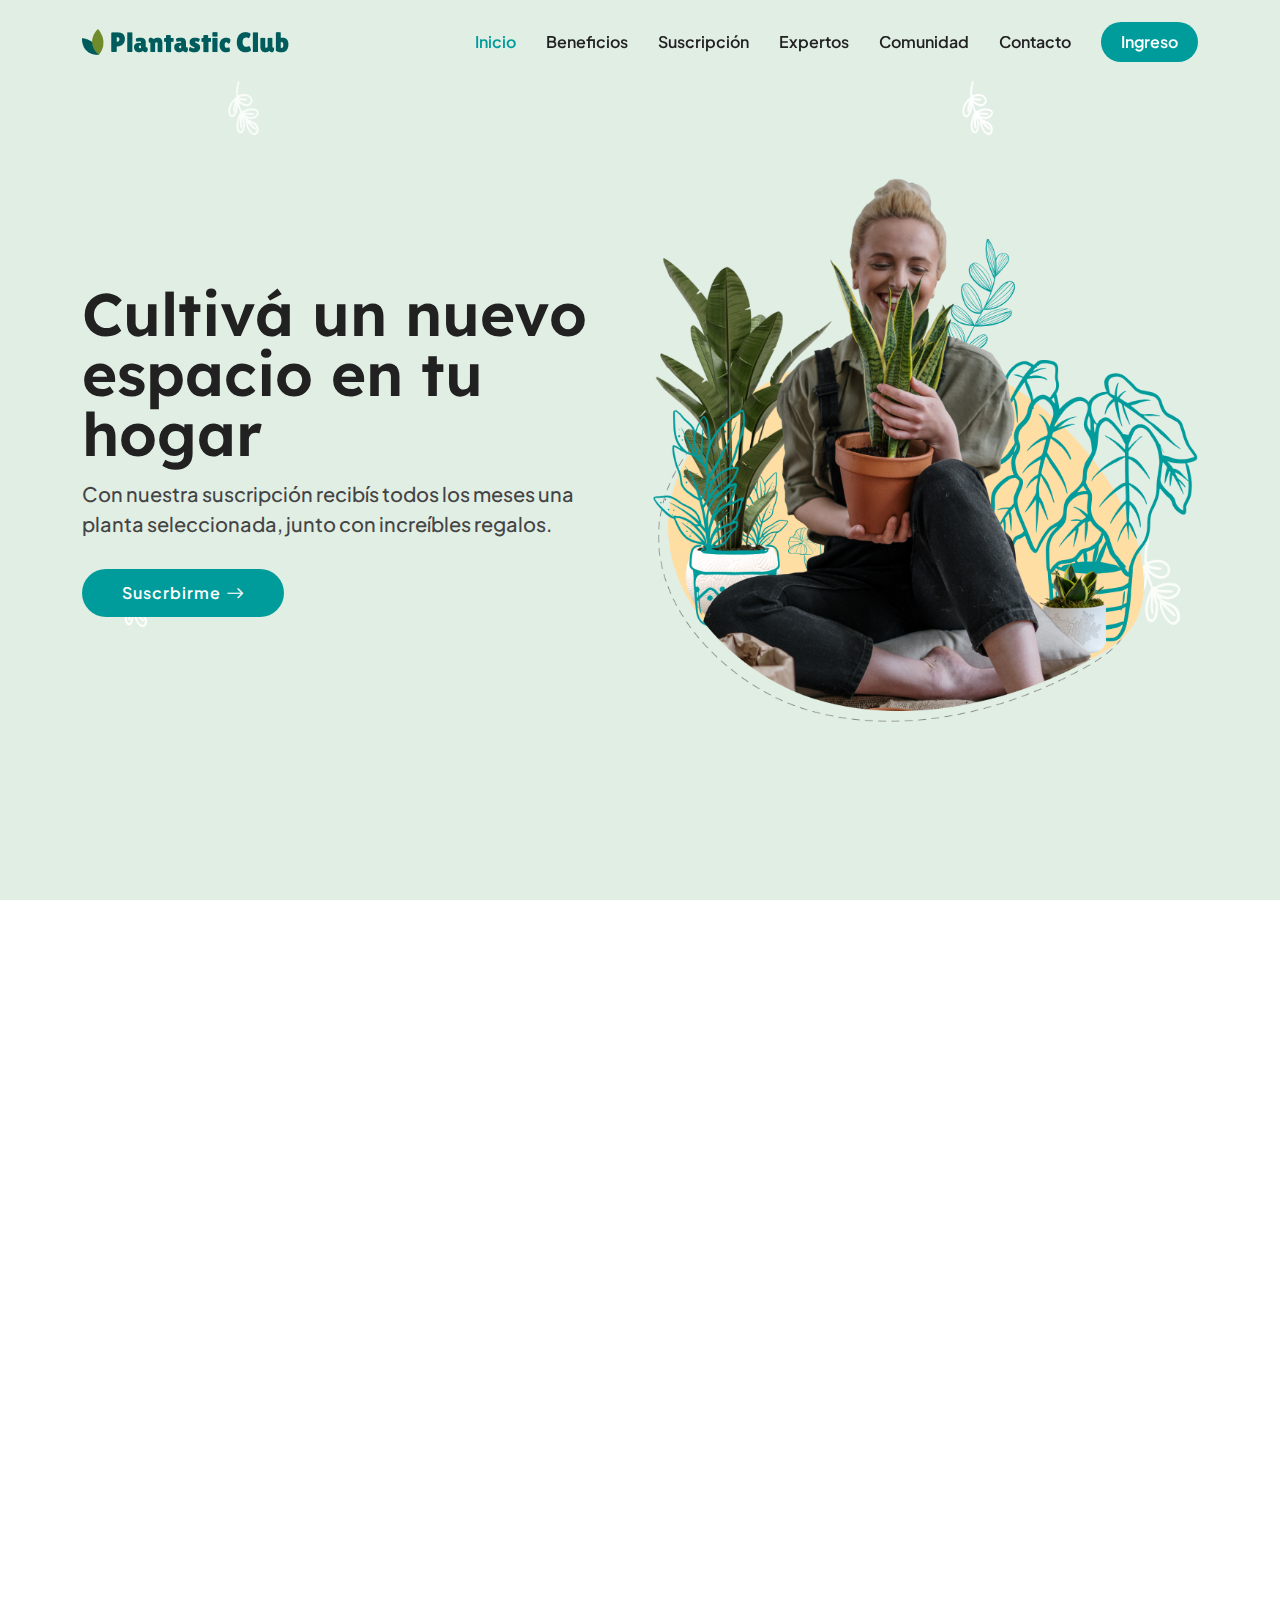
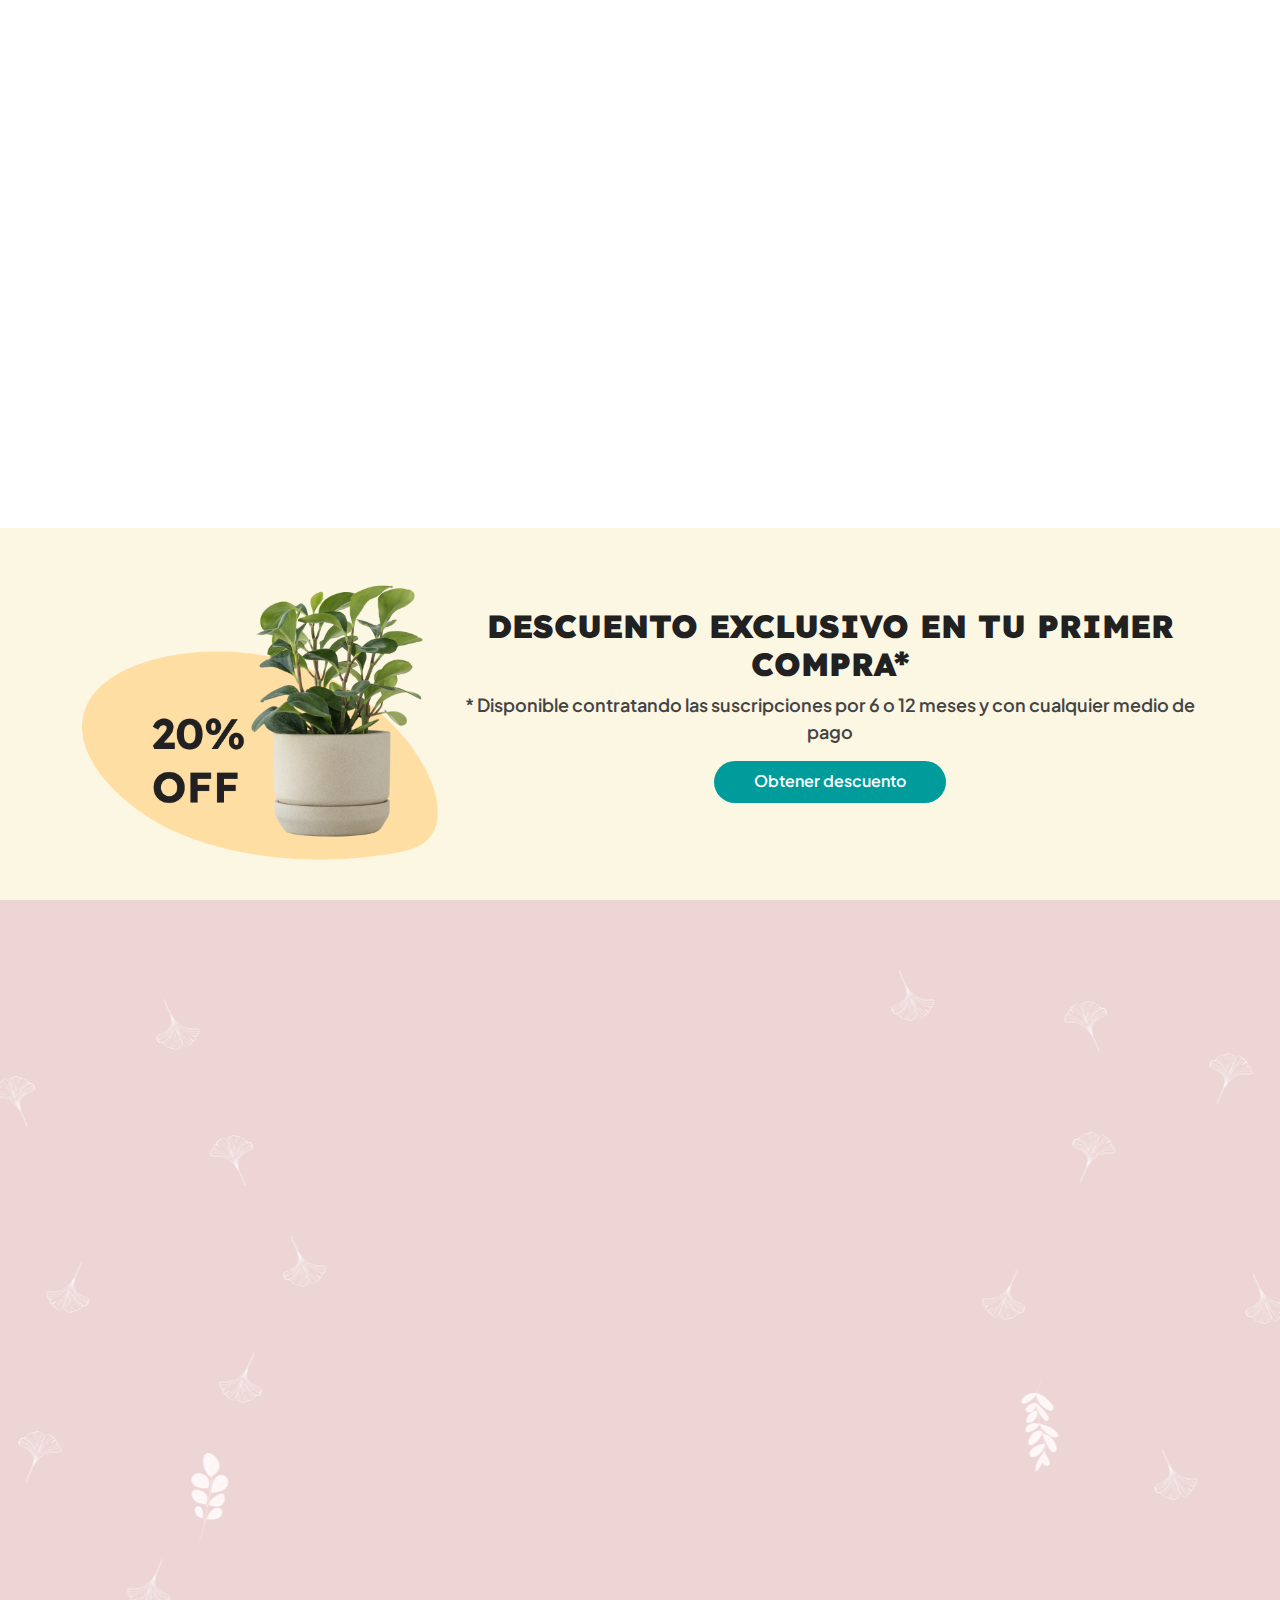
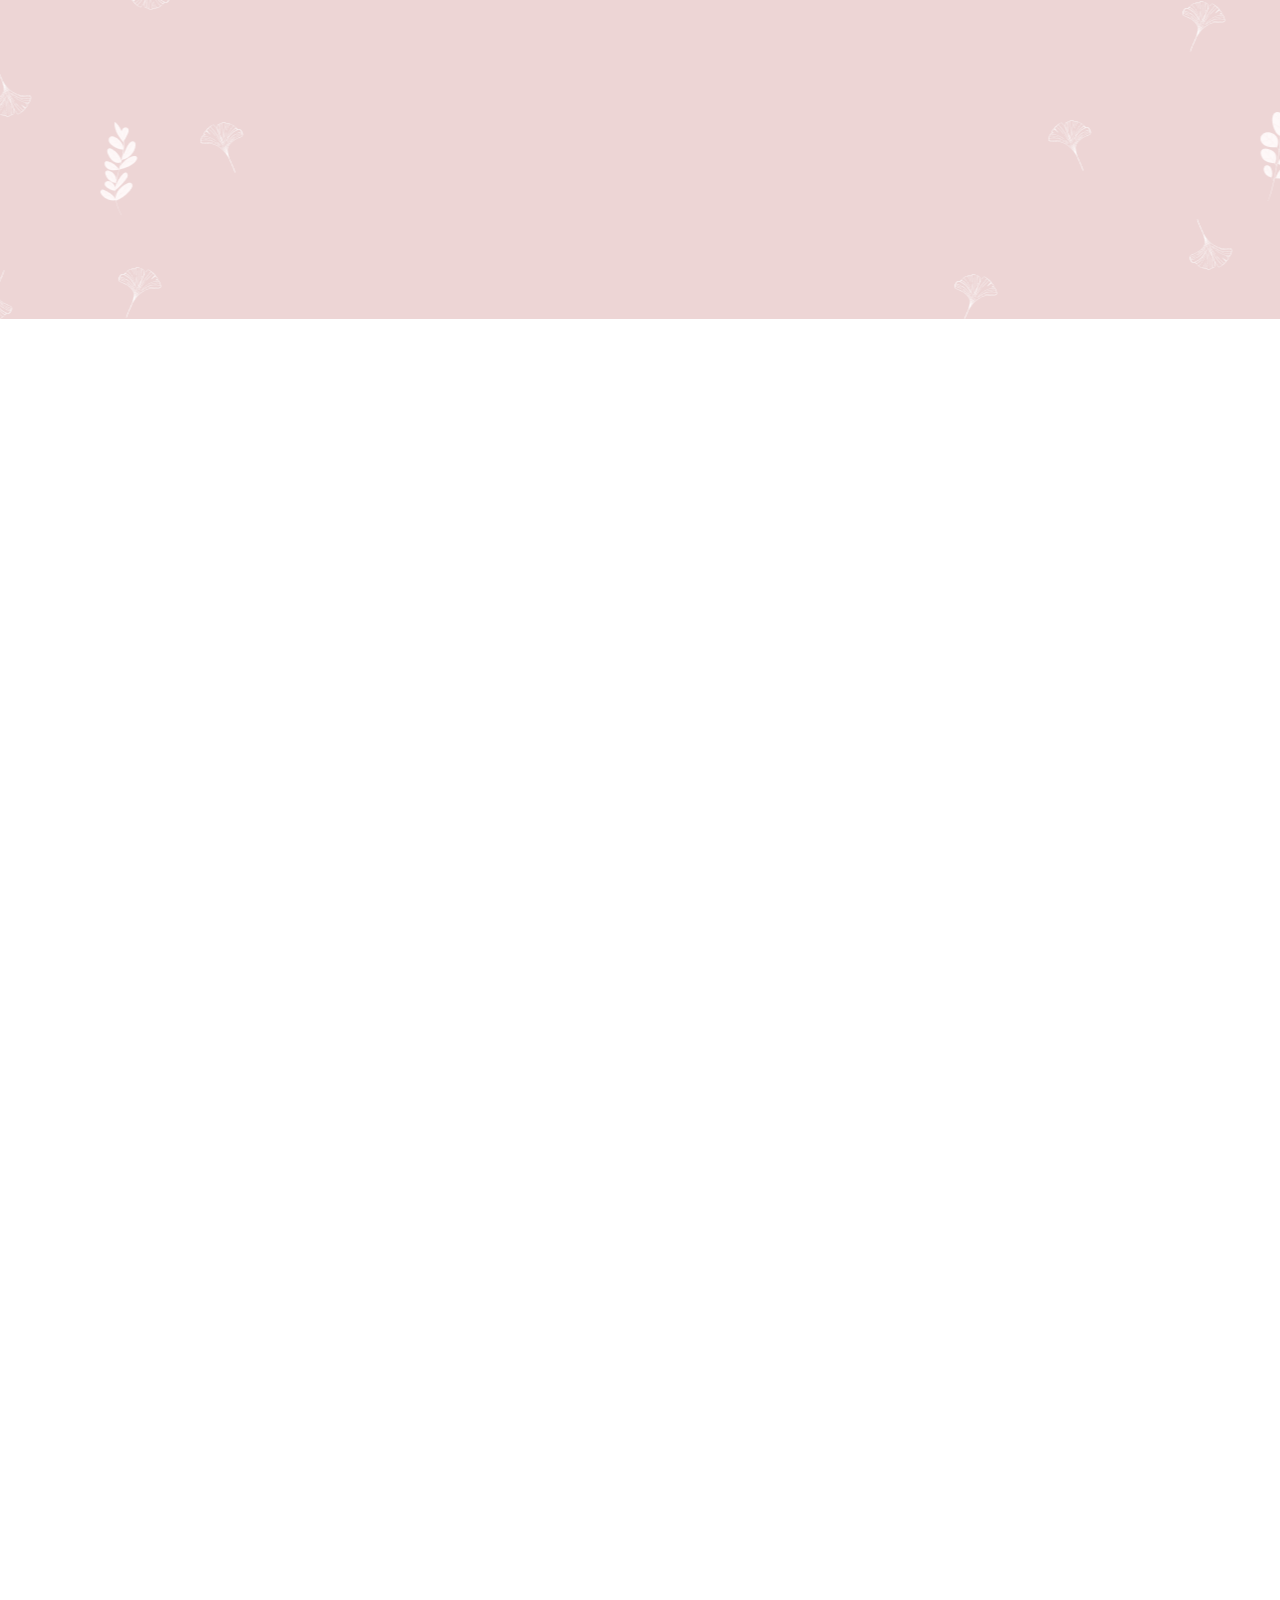
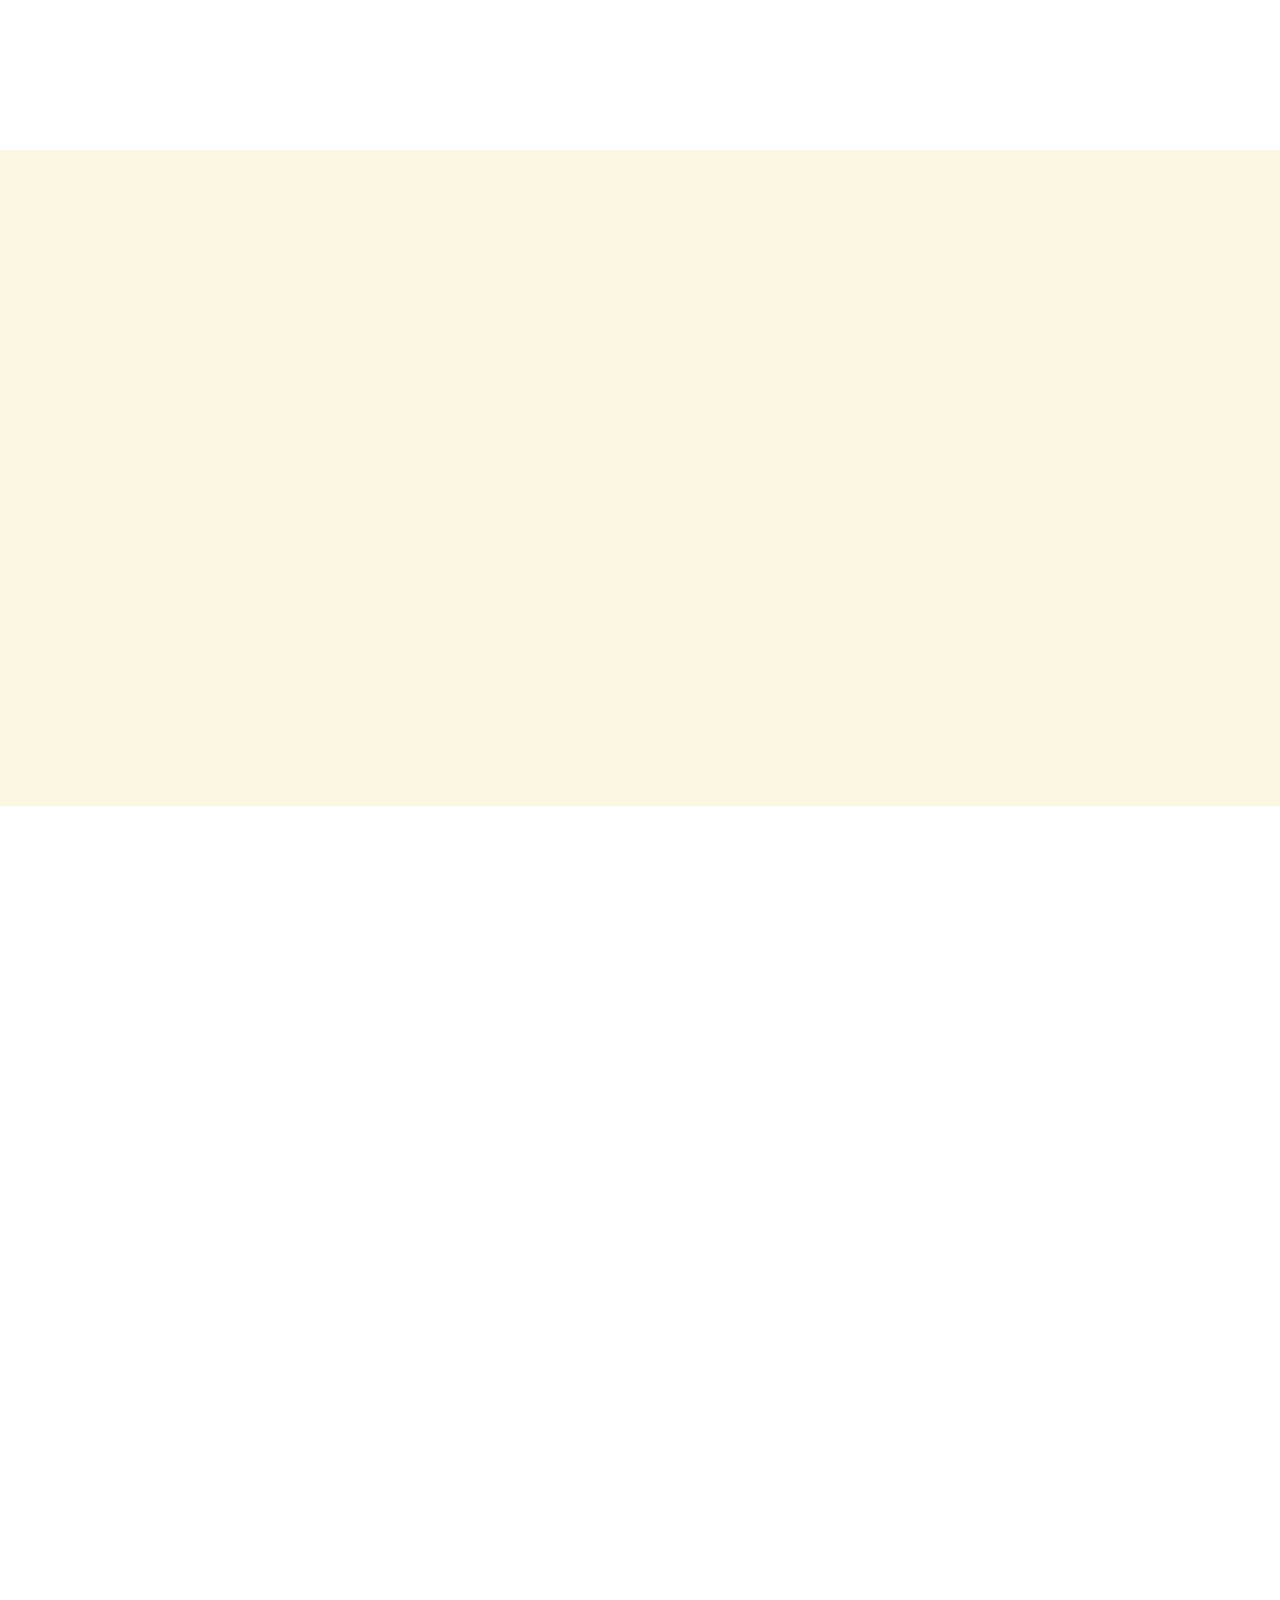
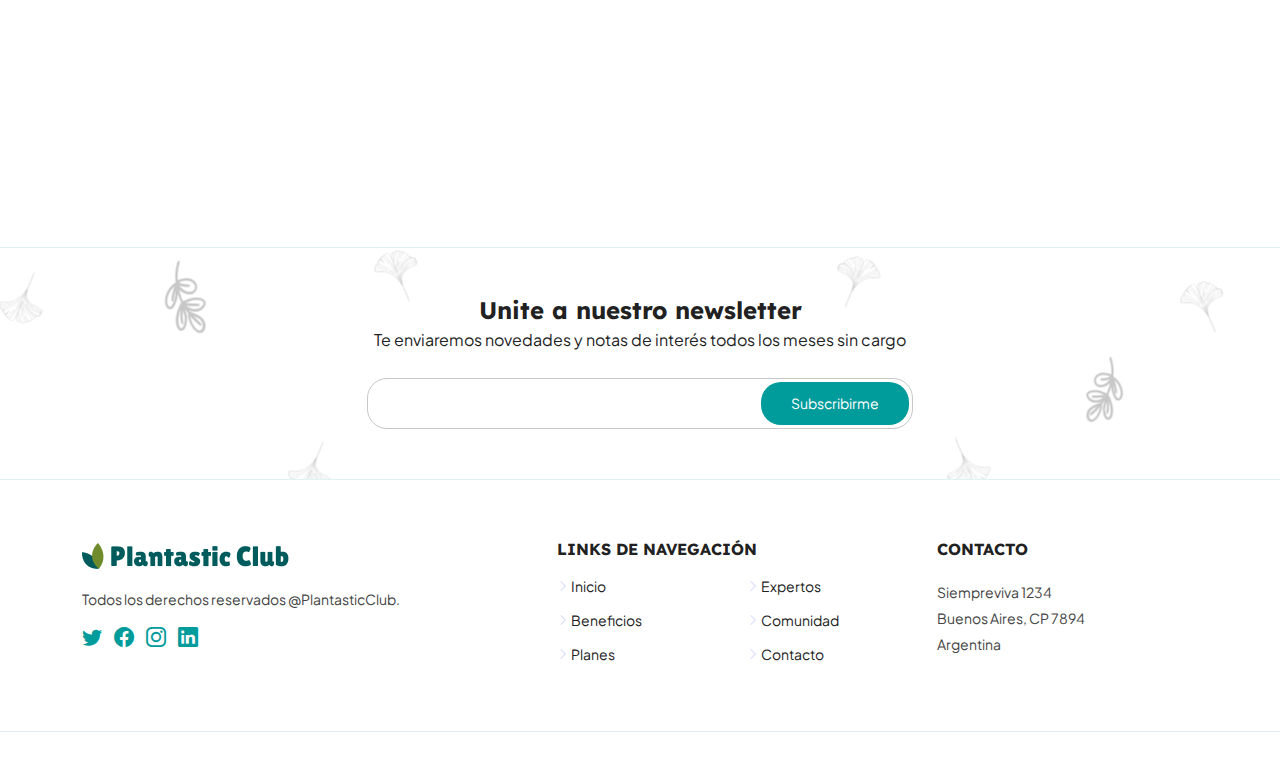
<file: index.html>
<!DOCTYPE html>
<html lang="en">
  <head>
    <meta charset="utf-8" />
    <meta content="width=device-width, initial-scale=1.0" name="viewport" />

    <title>PlantasticClub</title>
    <meta content="" name="description" />
    <meta content="" name="keywords" />

    <!-- Favicons -->
    <link href="assets/img/favicon.png" rel="icon" />
    <link href="assets/img/apple-touch-icon.png" rel="apple-touch-icon" />

    <!-- Google Fonts -->
    <link
      href="https://fonts.googleapis.com/css?family=Open+Sans:300,300i,400,400i,600,600i,700,700i|Nunito:300,300i,400,400i,600,600i,700,700i|Poppins:300,300i,400,400i,500,500i,600,600i,700,700i"
      rel="stylesheet"
    />

    <!-- Vendor CSS Files -->
    <link href="assets/vendor/aos/aos.css" rel="stylesheet" />
    <link
      href="assets/vendor/bootstrap/css/bootstrap.min.css"
      rel="stylesheet"
    />
    <link
      href="assets/vendor/bootstrap-icons/bootstrap-icons.css"
      rel="stylesheet"
    />
    <link
      href="assets/vendor/glightbox/css/glightbox.min.css"
      rel="stylesheet"
    />
    <link href="assets/vendor/remixicon/remixicon.css" rel="stylesheet" />
    <link href="assets/vendor/swiper/swiper-bundle.min.css" rel="stylesheet" />

    <!-- Template Main CSS File -->
    <link href="assets/css/style.css" rel="stylesheet" />

    <!-- =======================================================
  * Template Name: FlexStart
  * Updated: Sep 18 2023 with Bootstrap v5.3.2
  * Template URL: https://bootstrapmade.com/flexstart-bootstrap-startup-template/
  * Author: BootstrapMade.com
  * License: https://bootstrapmade.com/license/
  ======================================================== -->
  </head>

  <body>
    <!-- ======= Header ======= -->
    <header id="header" class="header fixed-top">
      <div
        class="container-fluid container-xl d-flex align-items-center justify-content-between"
      >
        <a href="index.html" class="logo d-flex align-items-center">
          <img src="assets/img/logo.png" alt="" />
          <span></span>
        </a>

        <nav id="navbar" class="navbar">
          <ul>
            <li><a class="nav-link scrollto active" href="#hero">Inicio</a></li>
            <li>
              <a class="nav-link scrollto" href="#features">Beneficios</a>
            </li>
            <li>
              <a class="nav-link scrollto" href="#pricing">Suscripción</a>
            </li>
            <li><a class="nav-link scrollto" href="#about">Expertos</a></li>
            <li>
              <a class="nav-link scrollto" href="#portfolio">Comunidad</a>
            </li>
            <li><a class="nav-link scrollto" href="#contact">Contacto</a></li>
            <li><a class="getstarted scrollto" href="#hero">Ingreso</a></li>
          </ul>
          <i class="bi bi-list mobile-nav-toggle"></i>
        </nav>
        <!-- .navbar -->
      </div>
    </header>
    <!-- End Header -->

    <!-- ======= Hero Section ======= -->
    <section id="hero" class="hero d-flex align-items-center">
      <div class="container">
        <div class="row">
          <div class="col-lg-6 d-flex flex-column justify-content-center">
            <h1 data-aos="fade-up">Cultivá un nuevo espacio en tu hogar</h1>
            <h2 data-aos="fade-up" data-aos-delay="400">
              Con nuestra suscripción recibís todos los meses una planta
              seleccionada, junto con increíbles regalos.
            </h2>
            <div data-aos="fade-up" data-aos-delay="600">
              <div class="text-center text-lg-start">
                <a
                  href="#pricing"
                  class="btn-get-started scrollto d-inline-flex align-items-center justify-content-center align-self-center"
                >
                  <span>Suscrbirme</span>
                  <i class="bi bi-arrow-right"></i>
                </a>
              </div>
            </div>
          </div>
          <div
            class="col-lg-6 hero-img"
            data-aos="zoom-out"
            data-aos-delay="200"
          >
            <img src="assets/img/hero-img.png" class="img-fluid" alt="" />
          </div>
        </div>
      </div>
    </section>
    <!-- End Hero -->

    <main id="main">
      <!-- ======= Values Section (como funciona) ======= -->
      <section id="values" class="values">
        <div class="container" data-aos="fade-up">
          <header class="section-header">
            <h2>¿Cómo funciona?</h2>
            <p>Adquirí tus plantas en 4 simples pasos</p>
          </header>

          <div class="row flechas">
            <div class="flecha1 col-lg-4">
              <img src="assets/img/flecha1.png" alt="" />
            </div>
            <div class="flecha2 col-lg-4">
              <img src="assets/img/flecha2.png" alt="" />
            </div>
            <div class="flecha3 col-lg-4">
              <img src="assets/img/flecha3.png" alt="" />
            </div>
          </div>

          <div class="row">
            <div class="col-lg-3" data-aos="fade-up" data-aos-delay="200">
              <div class="box">
                <img src="assets/img/values-1.png" class="img-fluid" alt="" />
                <h3>1. Seleccioná el plan</h3>
                <p>Que mejor se adapte a vos.</p>
              </div>
            </div>

            <div
              class="col-lg-3 mt-4 mt-lg-0"
              data-aos="fade-up"
              data-aos-delay="400"
            >
              <div class="box">
                <img src="assets/img/values-2.png" class="img-fluid" alt="" />
                <h3>2. Completá tus datos</h3>
                <p>Para que podamos enviarte la caja.</p>
              </div>
            </div>

            <div
              class="col-lg-3 mt-4 mt-lg-0"
              data-aos="fade-up"
              data-aos-delay="600"
            >
              <div class="box">
                <img src="assets/img/values-3.png" class="img-fluid" alt="" />
                <h3>3. Recibí en tu domicilio</h3>
                <p>Una planta nueva cada mes.</p>
              </div>
            </div>

            <div
              class="col-lg-3 mt-4 mt-lg-0"
              data-aos="fade-up"
              data-aos-delay="800"
            >
              <div class="box">
                <img src="assets/img/values-4.png" class="img-fluid" alt="" />
                <h3>4. Disfrutá tus plantas</h3>
                <p>Aprendiendo cómo cuidarlas.</p>
              </div>
            </div>
          </div>
        </div>
      </section>
      <!-- End Values Section -->

      <!-- ======= Features Section (beneficios) ======= -->
      <section id="features" class="features">
        <div class="container" data-aos="fade-up">
          <header class="section-header">
            <h2>Beneficios</h2>
            <p>Qué vas a obtener</p>
          </header>

          <div class="row">
            <div class="col-lg-7 mt-5 mt-lg-0 d-flex">
              <div class="row align-self-center gy-4">
                <div
                  class="col-md-6 punteo"
                  data-aos="zoom-out"
                  data-aos-delay="200"
                >
                  <div class="feature-box d-flex align-items-center">
                    <i class="bi bi-patch-check-fill"></i>
                    <h3>Plantas de estación</h3>
                  </div>
                </div>

                <div
                  class="col-md-6 punteo"
                  data-aos="zoom-out"
                  data-aos-delay="300"
                >
                  <div class="feature-box d-flex align-items-center">
                    <i class="bi bi-patch-check-fill"></i>
                    <h3>Instrucciones de cuidado</h3>
                  </div>
                </div>

                <div
                  class="col-md-6 punteo"
                  data-aos="zoom-out"
                  data-aos-delay="400"
                >
                  <div class="feature-box d-flex align-items-center">
                    <i class="bi bi-patch-check-fill"></i>
                    <h3>Regalos exclusivos</h3>
                  </div>
                </div>

                <div
                  class="col-md-6 punteo"
                  data-aos="zoom-out"
                  data-aos-delay="500"
                >
                  <div class="feature-box d-flex align-items-center">
                    <i class="bi bi-patch-check-fill"></i>
                    <h3>Consejos de nuestros expertos</h3>
                  </div>
                </div>

                <div
                  class="col-md-6 punteo"
                  data-aos="zoom-out"
                  data-aos-delay="600"
                >
                  <div class="feature-box d-flex align-items-center">
                    <i class="bi bi-patch-check-fill"></i>
                    <h3>Acceso a la comunidad</h3>
                  </div>
                </div>

                <div
                  class="col-md-6 punteo"
                  data-aos="zoom-out"
                  data-aos-delay="700"
                >
                  <div class="feature-box d-flex align-items-center">
                    <i class="bi bi-patch-check-fill"></i>
                    <h3>Renovar espacios en tu hogar</h3>
                  </div>
                </div>
              </div>
            </div>

            <div class="col-lg-5">
              <img src="assets/img/features.png" class="img-fluid" alt="" />
            </div>
          </div>
          <!-- / row -->
        </div>
      </section>
      <!-- End Features Section -->

      <!-- ======= Promotion Section ======= -->
      <section id="promotion" class="section-promotion promotion">
        <div class="container">
          <div class="row section-promotion">
            <div class="col-lg-4 justify-content-center">
              <img src="assets/img/planta.png" class="img-fluid" alt="" />
            </div>
            <div
              class="textopromo col-lg-8 align-self-end justify-content-center"
            >
              <div class="header-promotion text-center">
                <h2>DESCUENTO EXCLUSIVO EN TU PRIMER COMPRA*</h2>
                <p>
                  * Disponible contratando las suscripciones por 6 o 12 meses y
                  con cualquier medio de pago
                </p>
                <a href="#pricing" class="btn-buy">Obtener descuento</a>
              </div>
            </div>
          </div>
        </div>
      </section>
      <!-- End Promotion Section -->

      <!-- ======= Services Section =======
    <section id="services" class="services">

      <div class="container" data-aos="fade-up">

        <header class="section-header">
          <h2>Acaa</h2>
          <p>Veritatis et dolores facere numquam et praesentium</p>
        </header>

        <div class="row gy-4">

          <div class="col-lg-4 col-md-6" data-aos="fade-up" data-aos-delay="200">
            <div class="service-box blue">
              <i class="ri-discuss-line icon"></i>
              <h3>Nesciunt Mete</h3>
              <p>Provident nihil minus qui consequatur non omnis maiores. Eos accusantium minus dolores iure perferendis tempore et consequatur.</p>
              <a href="#" class="read-more"><span>Read More</span> <i class="bi bi-arrow-right"></i></a>
            </div>
          </div>

          <div class="col-lg-4 col-md-6" data-aos="fade-up" data-aos-delay="300">
            <div class="service-box orange">
              <i class="ri-discuss-line icon"></i>
              <h3>Eosle Commodi</h3>
              <p>Ut autem aut autem non a. Sint sint sit facilis nam iusto sint. Libero corrupti neque eum hic non ut nesciunt dolorem.</p>
              <a href="#" class="read-more"><span>Read More</span> <i class="bi bi-arrow-right"></i></a>
            </div>
          </div>

          <div class="col-lg-4 col-md-6" data-aos="fade-up" data-aos-delay="400">
            <div class="service-box green">
              <i class="ri-discuss-line icon"></i>
              <h3>Ledo Markt</h3>
              <p>Ut excepturi voluptatem nisi sed. Quidem fuga consequatur. Minus ea aut. Vel qui id voluptas adipisci eos earum corrupti.</p>
              <a href="#" class="read-more"><span>Read More</span> <i class="bi bi-arrow-right"></i></a>
            </div>
          </div>

          <div class="col-lg-4 col-md-6" data-aos="fade-up" data-aos-delay="500">
            <div class="service-box red">
              <i class="ri-discuss-line icon"></i>
              <h3>Asperiores Commodi</h3>
              <p>Non et temporibus minus omnis sed dolor esse consequatur. Cupiditate sed error ea fuga sit provident adipisci neque.</p>
              <a href="#" class="read-more"><span>Read More</span> <i class="bi bi-arrow-right"></i></a>
            </div>
          </div>

          <div class="col-lg-4 col-md-6" data-aos="fade-up" data-aos-delay="600">
            <div class="service-box purple">
              <i class="ri-discuss-line icon"></i>
              <h3>Velit Doloremque.</h3>
              <p>Cumque et suscipit saepe. Est maiores autem enim facilis ut aut ipsam corporis aut. Sed animi at autem alias eius labore.</p>
              <a href="#" class="read-more"><span>Read More</span> <i class="bi bi-arrow-right"></i></a>
            </div>
          </div>

          <div class="col-lg-4 col-md-6" data-aos="fade-up" data-aos-delay="700">
            <div class="service-box pink">
              <i class="ri-discuss-line icon"></i>
              <h3>Dolori Architecto</h3>
              <p>Hic molestias ea quibusdam eos. Fugiat enim doloremque aut neque non et debitis iure. Corrupti recusandae ducimus enim.</p>
              <a href="#" class="read-more"><span>Read More</span> <i class="bi bi-arrow-right"></i></a>
            </div>
          </div>

        </div>

      </div>

    </section>End Services Section -->

      <!-- ======= Pricing Section (planes)======= -->
      <section id="pricing" class="pricing">
        <div class="container" data-aos="fade-up">
          <header class="section-header">
            <h2>Suscripciones</h2>
            <p>Elegí el plan que mejor se adapte a vos</p>
          </header>

          <div class="row gy-4" data-aos="fade-left">
            <div
              class="col-lg-4 col-md-6"
              data-aos="zoom-in"
              data-aos-delay="100"
            >
              <div class="box">
                <h4>3 Meses</h4>
                <h3>Verde Renovado</h3>
                <div class="price"><sup>$</sup>1000<span> / mes</span></div>
                <img
                  src="assets/img/pricing-free.png"
                  class="img-fluid"
                  alt=""
                />
                <ul>
                  <li>• Planta</li>
                  <li>• Maceta decorativa</li>
                  <li>• Consejos</li>
                  <li>• Acceso a la comunidad</li>
                  <li class="na">• Regalo sorpresa</li>
                  <li class="na">• Contenido en Youtube</li>
                </ul>
                <a href="jardin-evolucion.html" class="btn-buy">¡Lo quiero!</a>
              </div>
            </div>

            <div
              class="col-lg-4 col-md-6"
              data-aos="zoom-in"
              data-aos-delay="200"
            >
              <div class="box">
                <span class="featured">Mejor</span>
                <h4>6 Meses</h4>
                <h3>Jardín Evolución</h3>
                <div class="price"><sup>$</sup>2000<span> / mes</span></div>
                <img
                  src="assets/img/pricing-starter.png"
                  class="img-fluid"
                  alt=""
                />
                <ul>
                  <li>• Planta</li>
                  <li>• Maceta decorativa</li>
                  <li>• Consejos</li>
                  <li>• Acceso a la comunidad</li>
                  <li>• Regalo sorpresa</li>
                  <li class="na">• Contenido en Youtube</li>
                </ul>
                <a href="jardin-evolucion.html" class="btn-buy">¡Lo quiero!</a>
              </div>
            </div>

            <div
              class="col-lg-4 col-md-6"
              data-aos="zoom-in"
              data-aos-delay="300"
            >
              <div class="box">
                <h4>12 Meses</h4>
                <h3>Aventura Botánica</h3>
                <div class="price"><sup>$</sup>4000<span> / mes</span></div>
                <img
                  src="assets/img/pricing-business.png"
                  class="img-fluid"
                  alt=""
                />
                <ul>
                  <li>• Planta</li>
                  <li>• Maceta decorativa</li>
                  <li>• Consejos</li>
                  <li>• Acceso a la comunidad</li>
                  <li>• Regalo sorpresa</li>
                  <li>• Contenido en Youtube</li>
                </ul>
                <a href="jardin-evolucion.html" class="btn-buy">¡Lo quiero!</a>
              </div>
            </div>
          </div>
        </div>
      </section>
      <!-- End Pricing Section -->

      <!-- ======= About Section (expertos)======= -->

      <section id="about" class="about">
        <div class="container" data-aos="fade-up">
          <header class="section-header">
            <h2>Nuestros expertos</h2>
            <p>¡Ellos seleccionan tus plantas!</p>
          </header>
          <div class="row gx-0">
            <div
              class="col-lg-6 d-flex align-items-center"
              data-aos="zoom-out"
              data-aos-delay="200"
            >
              <img src="assets/img/about.png" class="img-fluid" alt="" />
            </div>

            <div
              class="col-lg-6 d-flex flex-column justify-content-center"
              data-aos="fade-up"
              data-aos-delay="200"
            >
              <div class="content">
                <!--
                  <h3>Nuestros expertos</h3>
                <h2>¡Ellos seleccionan tus plantas!</h2>
                -->
              
                <h4>
                  Ambos trabajan para
                  <b>mejorar la calidad de vida de las familias argentinas.</b>
                  Cuentan con años de experiencia en proyectos sociales y
                  también de concientización agroecológica.
                  <br />
                  <br />
                  Con este proyecto buscan
                  <b>acercar el mundo de las plantas a los hogares</b> de cada
                  persona interesada en aprender a cuidarlas.
                </h4>
                <div class="text-center text-lg-start">
                  <a
                    href="#"
                    class="btn-read-more d-inline-flex align-items-center justify-content-center align-self-center"
                  >
                    <span>Saber más</span>
                    <i class="bi bi-arrow-right"></i>
                  </a>
                </div>
              </div>
            </div>
          </div>
        </div>
      </section>
      <!-- End About Section -->

      <!-- ======= Portfolio Section (comunidad)======= -->
      <section id="portfolio" class="section-portfolio portfolio">
        <div class="container" data-aos="fade-up">
          <header class="section-header">
            <h2>@plantasticlub</h2>
            <p>Hogares de la comunidad</p>
          </header>

          <div
            class="row gy-4 portfolio-container"
            data-aos="fade-up"
            data-aos-delay="200"
          >
            <div class="col-lg-3 col-md-6 portfolio-item filter-app">
              <div class="portfolio-wrap">
                <img
                  src="assets/img/portfolio/portfolio-1.jpg"
                  class="img-fluid"
                  alt=""
                />
                
                <div class="portfolio-info">
                  <!--<h4>App 1</h4>
                  <p>App</p>-->
                  <div class="portfolio-links">
                    <!--<a
                      href="assets/img/portfolio/portfolio-1.jpg"
                      data-gallery="portfolioGallery"
                      class="portfokio-lightbox"
                      title="App 1"
                      ><i class="bi bi-plus"></i
                    ></a>
                    <a href="portfolio-details.html" title="More Details"
                      ><i class="bi bi-link"></i>
                    </a>-->
                  </div>
                </div>
              </div>
            </div>

            <div class="col-lg-3 col-md-6 portfolio-item filter-web">
              <div class="portfolio-wrap">
                <img
                  src="assets/img/portfolio/portfolio-2.jpg"
                  class="img-fluid"
                  alt=""
                />
                <div class="portfolio-info">
                  
                  <div class="portfolio-links">
                    
                  </div>
                </div>
              </div>
            </div>

            <div class="col-lg-3 col-md-6 portfolio-item filter-app">
              <div class="portfolio-wrap">
                <img
                  src="assets/img/portfolio/portfolio-3.jpg"
                  class="img-fluid"
                  alt=""
                />
                <div class="portfolio-info">
                  
                  <div class="portfolio-links">
                    
                  </div>
                </div>
              </div>
            </div>

            <div class="col-lg-3 col-md-6 portfolio-item filter-card">
              <div class="portfolio-wrap">
                <img
                  src="assets/img/portfolio/portfolio-4.jpg"
                  class="img-fluid"
                  alt=""
                />
                <div class="portfolio-info">
                  
                  <div class="portfolio-links">
                    
                  </div>
                </div>
              </div>
            </div>

            <div class="col-lg-3 col-md-6 portfolio-item filter-web">
              <div class="portfolio-wrap">
                <img
                  src="assets/img/portfolio/portfolio-5.jpg"
                  class="img-fluid"
                  alt=""
                />
                <div class="portfolio-info">
                  
                  <div class="portfolio-links">
                    
                  </div>
                </div>
              </div>
            </div>

            <div class="col-lg-3 col-md-6 portfolio-item filter-app">
              <div class="portfolio-wrap">
                <img
                  src="assets/img/portfolio/portfolio-6.jpg"
                  class="img-fluid"
                  alt=""
                />
                <div class="portfolio-info">
                  
                  <div class="portfolio-links">
                    
                  </div>
                </div>
              </div>
            </div>

            <div class="col-lg-3 col-md-6 portfolio-item filter-card">
              <div class="portfolio-wrap">
                <img
                  src="assets/img/portfolio/portfolio-7.jpg"
                  class="img-fluid"
                  alt=""
                />
                <div class="portfolio-info">
                  
                  <div class="portfolio-links">
                   
                  </div>
                </div>
              </div>
            </div>

            <div class="col-lg-3 col-md-6 portfolio-item filter-card">
              <div class="portfolio-wrap">
                <img
                  src="assets/img/portfolio/portfolio-8.jpg"
                  class="img-fluid"
                  alt=""
                />
                <div class="portfolio-info">
                  
                  <div class="portfolio-links">

                  </div>
                </div>
              </div>
            </div>
          </div>
        </div>
      </section>
      <!-- End Portfolio Section -->

      <!-- Carrousel -->
      <section id="carrousel" class="section-carrousel carrousel">
        <div class="container">
          <div
            id="carouselExampleAutoplaying"
            class="carousel slide"
            data-bs-ride="carousel"
          >
            <div class="carousel-inner">
              <div class="carousel-item active">
                <img
                  src="./assets/img/portfolio/portfolio-1.jpg"
                  class="d-block w-100"
                  alt="..."
                />
              </div>
              <div class="carousel-item">
                <img
                  src="./assets/img/portfolio/portfolio-2.jpg"
                  class="d-block w-100"
                  alt="..."
                />
              </div>
              <div class="carousel-item">
                <img
                  src="./assets/img/portfolio/portfolio-3.jpg"
                  class="d-block w-100"
                  alt="..."
                />
              </div>
              <div class="carousel-item">
                <img
                  src="./assets/img/portfolio/portfolio-4.jpg"
                  class="d-block w-100"
                  alt="..."
                />
              </div>
            </div>
            <button
              class="carousel-control-prev"
              type="button"
              data-bs-target="#carouselExampleAutoplaying"
              data-bs-slide="prev"
            >
              <span
                class="carousel-control-prev-icon"
                aria-hidden="true"
              ></span>
              <span class="visually-hidden">Previous</span>
            </button>
            <button
              class="carousel-control-next"
              type="button"
              data-bs-target="#carouselExampleAutoplaying"
              data-bs-slide="next"
            >
              <span
                class="carousel-control-next-icon"
                aria-hidden="true"
              ></span>
              <span class="visually-hidden">Next</span>
            </button>
          </div>
        </div>
      </section>

      <!-- ======= Testimonials Section ======= -->
      <section id="testimonials" class="testimonials">
        <div class="container" data-aos="fade-up">
          <header class="section-header">
            <h2>Reseñas</h2>
            <p>Ellos ya nos eligieron</p>
          </header>

          <div
            class="testimonials-slider swiper"
            data-aos="fade-up"
            data-aos-delay="200"
          >
            <div class="swiper-wrapper">
              <div class="swiper-slide">
                <div class="testimonial-item">
                  <div class="stars">
                    <i class="ri-leaf-fill"></i><i class="ri-leaf-fill"></i
                    ><i class="ri-leaf-fill"></i><i class="ri-leaf-fill"></i
                    ><i class="ri-leaf-fill"></i>
                  </div>
                  <p>
                    No me consideraba una persona de plantas porque las pocas
                    que tuve se me murieron. Gracias a la suscripción aprendí un
                    montón!
                  </p>
                  <div class="profile mt-auto">
                    <img
                      src="assets/img/testimonials/testimonials-1.png"
                      class="testimonial-img"
                      alt=""
                    />
                    <h3>María Perez</h3>
                    <h4>Buenos Aires</h4>
                  </div>
                </div>
              </div>
              <!-- End testimonial item -->

              <div class="swiper-slide">
                <div class="testimonial-item">
                  <div class="stars">
                    <i class="ri-leaf-fill"></i><i class="ri-leaf-fill"></i
                    ><i class="ri-leaf-fill"></i><i class="ri-leaf-fill"></i
                    ><i class="ri-leaf-line"></i>
                  </div>
                  <p>
                    Mi casa ahora se ve mucho más hermosa y llena de vida con
                    plantas naturales. Espero con ansias las cajas de cada mes.
                  </p>
                  <div class="profile mt-auto">
                    <img
                      src="assets/img/testimonials/testimonials-2.png"
                      class="testimonial-img"
                      alt=""
                    />
                    <h3>Roxana Chang</h3>
                    <h4>Buenos Aires</h4>
                  </div>
                </div>
              </div>
              <!-- End testimonial item -->

              <div class="swiper-slide">
                <div class="testimonial-item">
                  <div class="stars">
                    <i class="ri-leaf-fill"></i><i class="ri-leaf-fill"></i
                    ><i class="ri-leaf-fill"></i><i class="ri-leaf-fill"></i
                    ><i class="ri-leaf-fill"></i>
                  </div>
                  <p>
                    Me gusta que puedo tener un momento de relajación cuando
                    cuido mis plantas, me desconecta realmente.
                  </p>
                  <div class="profile mt-auto">
                    <img
                      src="assets/img/testimonials/testimonials-3.png"
                      class="testimonial-img"
                      alt=""
                    />
                    <h3>Carlos Aguirre</h3>
                    <h4>Mendoza</h4>
                  </div>
                </div>
              </div>
              <!-- End testimonial item -->
            </div>
            <div class="swiper-pagination"></div>
          </div>
        </div>
      </section>
      <!-- End Testimonials Section -->

      <!-- ======= F.A.Q Section ======= -->
      <section id="faq" class="faq">
        <div class="container" data-aos="fade-up">
          <header class="section-header">
            <h2>F.A.Q</h2>
            <p>Preguntas frecuentes</p>
          </header>

          <div class="row">
            <div class="col-lg-6">
              <!-- F.A.Q List 1-->
              <div class="accordion accordion-flush" id="faqlist1">
                <div class="accordion-item">
                  <h2 class="accordion-header">
                    <button
                      class="accordion-button collapsed"
                      type="button"
                      data-bs-toggle="collapse"
                      data-bs-target="#faq-content-1"
                    >
                    ¿Cuánto sale el envío?
                    </button>
                  </h2>
                  <div
                    id="faq-content-1"
                    class="accordion-collapse collapse"
                    data-bs-parent="#faqlist1"
                  >
                    <div class="accordion-body">
                      Realizamos envíos a todo el pais, por lo que el costo del mismo puede variar según la distancia. Al momento de realizar la compra podrás ver el precio final.
                    </div>
                  </div>
                </div>

                <div class="accordion-item">
                  <h2 class="accordion-header">
                    <button
                      class="accordion-button collapsed"
                      type="button"
                      data-bs-toggle="collapse"
                      data-bs-target="#faq-content-2"
                    >
                    ¿Cómo cancelo mi suscripción?
                    </button>
                  </h2>
                  <div
                    id="faq-content-2"
                    class="accordion-collapse collapse"
                    data-bs-parent="#faqlist1"
                  >
                    <div class="accordion-body">
                      Es muy fácil, solo tenés que ingresar a tu cuenta y seleccionar el botón de cancelación. También podés optar por esperar a que se cumplan los meses del servicio y se cancelará automáticamente.
                    </div>
                  </div>
                </div>

                <div class="accordion-item">
                  <h2 class="accordion-header">
                    <button
                      class="accordion-button collapsed"
                      type="button"
                      data-bs-toggle="collapse"
                      data-bs-target="#faq-content-3"
                    >
                    ¿Qué pasa si no hay nadie en el domicilio?
                    </button>
                  </h2>
                  <div
                    id="faq-content-3"
                    class="accordion-collapse collapse"
                    data-bs-parent="#faqlist1"
                  >
                    <div class="accordion-body">
                      Si no pudiste recibir tu caja el día del envío ¡no te preocupes! contáctate con nosotros y pactamos una nueva visita.
                    </div>
                  </div>
                </div>
              </div>
            </div>

            <div class="col-lg-6">
              <!-- F.A.Q List 2-->
              <div class="accordion accordion-flush" id="faqlist2">
                <div class="accordion-item">
                  <h2 class="accordion-header">
                    <button
                      class="accordion-button collapsed"
                      type="button"
                      data-bs-toggle="collapse"
                      data-bs-target="#faq2-content-1"
                    >
                    ¿Qué medios de pago aceptan?
                    </button>
                  </h2>
                  <div
                    id="faq2-content-1"
                    class="accordion-collapse collapse"
                    data-bs-parent="#faqlist2"
                  >
                    <div class="accordion-body">
                      Aceptamos todas las tarjetas de débito y crédito de cualquier entidad financiera.
                    </div>
                  </div>
                </div>

                <div class="accordion-item">
                  <h2 class="accordion-header">
                    <button
                      class="accordion-button collapsed"
                      type="button"
                      data-bs-toggle="collapse"
                      data-bs-target="#faq2-content-2"
                    >
                    ¿Cuándo puedo darme de baja?
                    </button>
                  </h2>
                  <div
                    id="faq2-content-2"
                    class="accordion-collapse collapse"
                    data-bs-parent="#faqlist2"
                  >
                    <div class="accordion-body">
                      Podes solicitar la cancelación del servicio en cualquier momento.
                    </div>
                  </div>
                </div>

                <div class="accordion-item">
                  <h2 class="accordion-header">
                    <button
                      class="accordion-button collapsed"
                      type="button"
                      data-bs-toggle="collapse"
                      data-bs-target="#faq2-content-3"
                    >
                    ¿Qué hago si mi planta no llego bien?
                    </button>
                  </h2>
                  <div
                    id="faq2-content-3"
                    class="accordion-collapse collapse"
                    data-bs-parent="#faqlist2"
                  >
                    <div class="accordion-body">
                      ¡No te preocupes! escribinos inmediatamente y nuestro equipo te va a enviar una nueva planta. Entendemos que a veces en el viaje la planta se puede dañar asi que todos nuestros envíos cuentan con garantía.
                    </div>
                  </div>
                </div>
              </div>
            </div>
          </div>
        </div>
      </section>
      <!-- End F.A.Q Section -->

      <!-- ======= Contact Section ======= -->
      <section id="contact" class="contact">
        <div class="container" data-aos="fade-up">
          <header class="section-header">
            <h2>¿Te quedó alguna duda?</h2>
            <p>Escribinos y te ayudamos</p>
          </header>

          <div class="row align-self-center gy-4">
            <div class="col-lg-6">
              <img src="assets/img/contacto.png" class="img-fluid" alt="" />
            </div>

            <div class="col-lg-6 align-self-center">
              <form
                action="forms/contact.php"
                method="post"
                class="php-email-form"
              >
                <div class="row gy-4">
                  <div class="col-md-6">
                    <input
                      type="text"
                      name="name"
                      class="form-control"
                      placeholder="Nombre"
                      required
                    />
                  </div>

                  <div class="col-md-6">
                    <input
                      type="email"
                      class="form-control"
                      name="email"
                      placeholder="Apellido"
                      required
                    />
                  </div>

                  <div class="col-md-12">
                    <input
                      type="text"
                      class="form-control"
                      name="subject"
                      placeholder="Email"
                      required
                    />
                  </div>

                  <div class="col-md-12">
                    <textarea
                      class="form-control"
                      name="message"
                      rows="6"
                      placeholder="Mensaje"
                      required
                    ></textarea>
                  </div>

                  <div class="col-md-12 text-center">
                    <div class="loading">Loading</div>
                    <div class="error-message"></div>
                    <div class="sent-message">
                      Your message has been sent. Thank you!
                    </div>

                    <button type="submit">Enviar Mensaje</button>
                  </div>
                </div>
              </form>
            </div>
            </div>


          </div>
        </div>
      </section>
      <!-- End Contact Section -->
    </main>
    <!-- End #main -->

    <!-- ======= Footer ======= -->
    <footer id="footer" class="footer">
      <div class="footer-newsletter">
        <div class="container">
          <div class="row justify-content-center">
            <div class="col-lg-12 text-center">
              <h4>Unite a nuestro newsletter</h4>
              <p>
                Te enviaremos novedades y notas de interés todos los meses sin
                cargo
              </p>
            </div>
            <div class="col-lg-6">
              <form action="" method="post">
                <input type="email" name="email" /><input
                  type="submit"
                  value="Subscribirme"
                />
              </form>
            </div>
          </div>
        </div>
      </div>

      <div class="footer-top">
        <div class="container">
          <div class="row gy-4">
            <div class="col-lg-5 col-md-12 footer-info">
              <a href="index.html" class="logo d-flex align-items-center">
                <img src="assets/img/logo.png" alt="" />
                <span></span>
              </a>
              <p>Todos los derechos reservados @PlantasticClub.</p>
              <div class="social-links mt-3">
                <a href="#" class="twitter"><i class="bi bi-twitter"></i></a>
                <a href="#" class="facebook"><i class="bi bi-facebook"></i></a>
                <a href="#" class="instagram"
                  ><i class="bi bi-instagram"></i
                ></a>
                <a href="#" class="linkedin"><i class="bi bi-linkedin"></i></a>
              </div>
            </div>

            <div class="col-lg-4 col-md-12 footer-links text-lg-start text-center footer-links">
              <h4>Links de navegación</h4>
              <div class="row">
                <div
                  class="col-lg-6 col-6 text-center text-md-center text-sm-center"
                >
                  <ul>
                    <li>
                      <i class="bi bi-chevron-right"></i>
                      <a href="#hero">Inicio</a>
                    </li>
                    <li>
                      <i class="bi bi-chevron-right"></i>
                      <a href="#features">Beneficios</a>
                    </li>
                    <li>
                      <i class="bi bi-chevron-right"></i>
                      <a href="#pricing">Planes</a>
                    </li>
                  </ul>
                </div>
                <div class="col-lg-6 col-6">
                  <ul>
                    <li>
                      <i class="bi bi-chevron-right"></i>
                      <a href="#about">Expertos</a>
                    </li>
                    <li>
                      <i class="bi bi-chevron-right"></i>
                      <a href="#portfolio">Comunidad</a>
                    </li>
                    <li>
                      <i class="bi bi-chevron-right"></i>
                      <a href="#contact">Contacto</a>
                    </li>
                  </ul>
                </div>
              </div>
            </div>

            <div
              class="col-lg-3 col-md-12 footer-contact text-center text-md-start"
            >
              <h4>Contacto</h4>
              <p>
                Siempreviva 1234 <br />
                Buenos Aires, CP 7894<br />
                Argentina <br /><br />
              </p>
            </div>
          </div>
        </div>
      </div>
    </footer>
    <!-- End Footer -->

    <a
      href="#"
      class="back-to-top d-flex align-items-center justify-content-center"
      ><i class="bi bi-arrow-up-short"></i
    ></a>

    <!-- Vendor JS Files -->
    <script src="assets/vendor/purecounter/purecounter_vanilla.js"></script>
    <script src="assets/vendor/aos/aos.js"></script>
    <script src="assets/vendor/bootstrap/js/bootstrap.bundle.min.js"></script>
    <script src="assets/vendor/glightbox/js/glightbox.min.js"></script>
    <script src="assets/vendor/isotope-layout/isotope.pkgd.min.js"></script>
    <script src="assets/vendor/swiper/swiper-bundle.min.js"></script>
    <script src="assets/vendor/php-email-form/validate.js"></script>

    <!-- Template Main JS File -->
    <script src="assets/js/main.js"></script>
  </body>
</html>
</file>
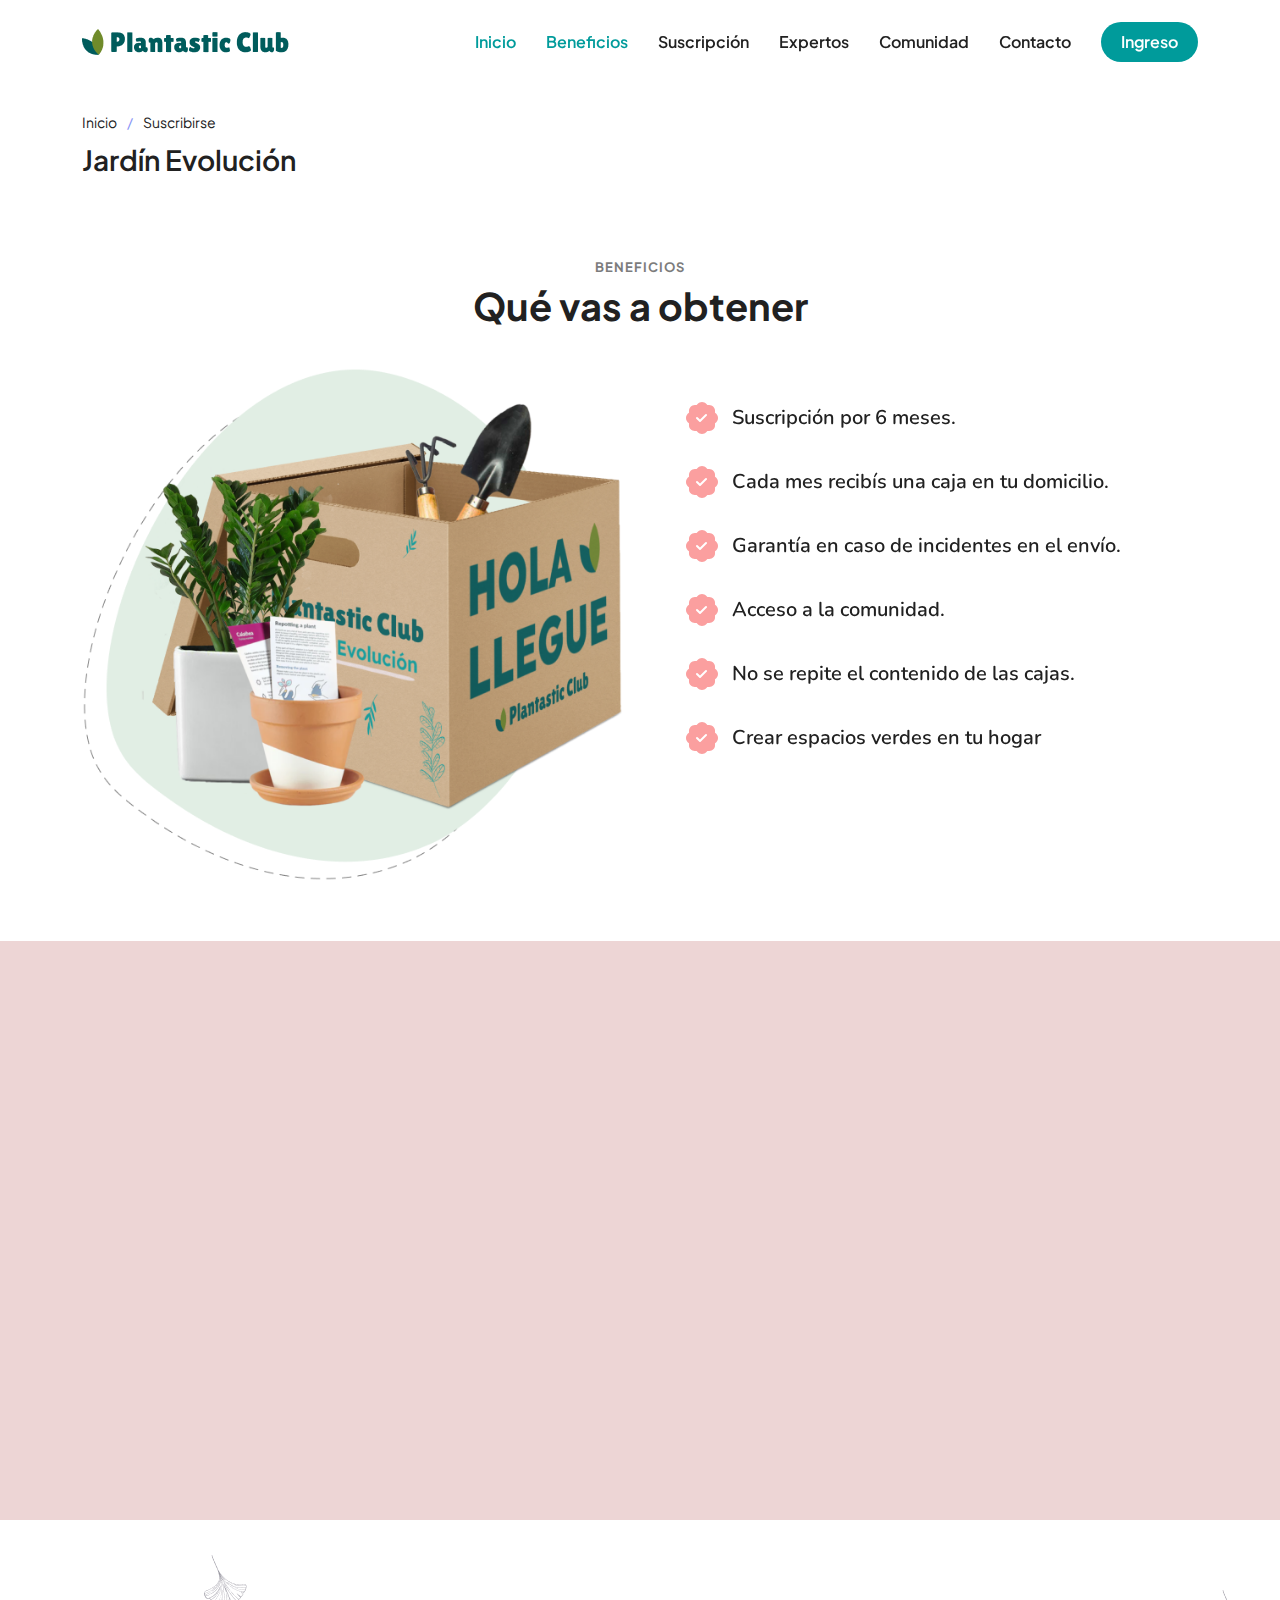
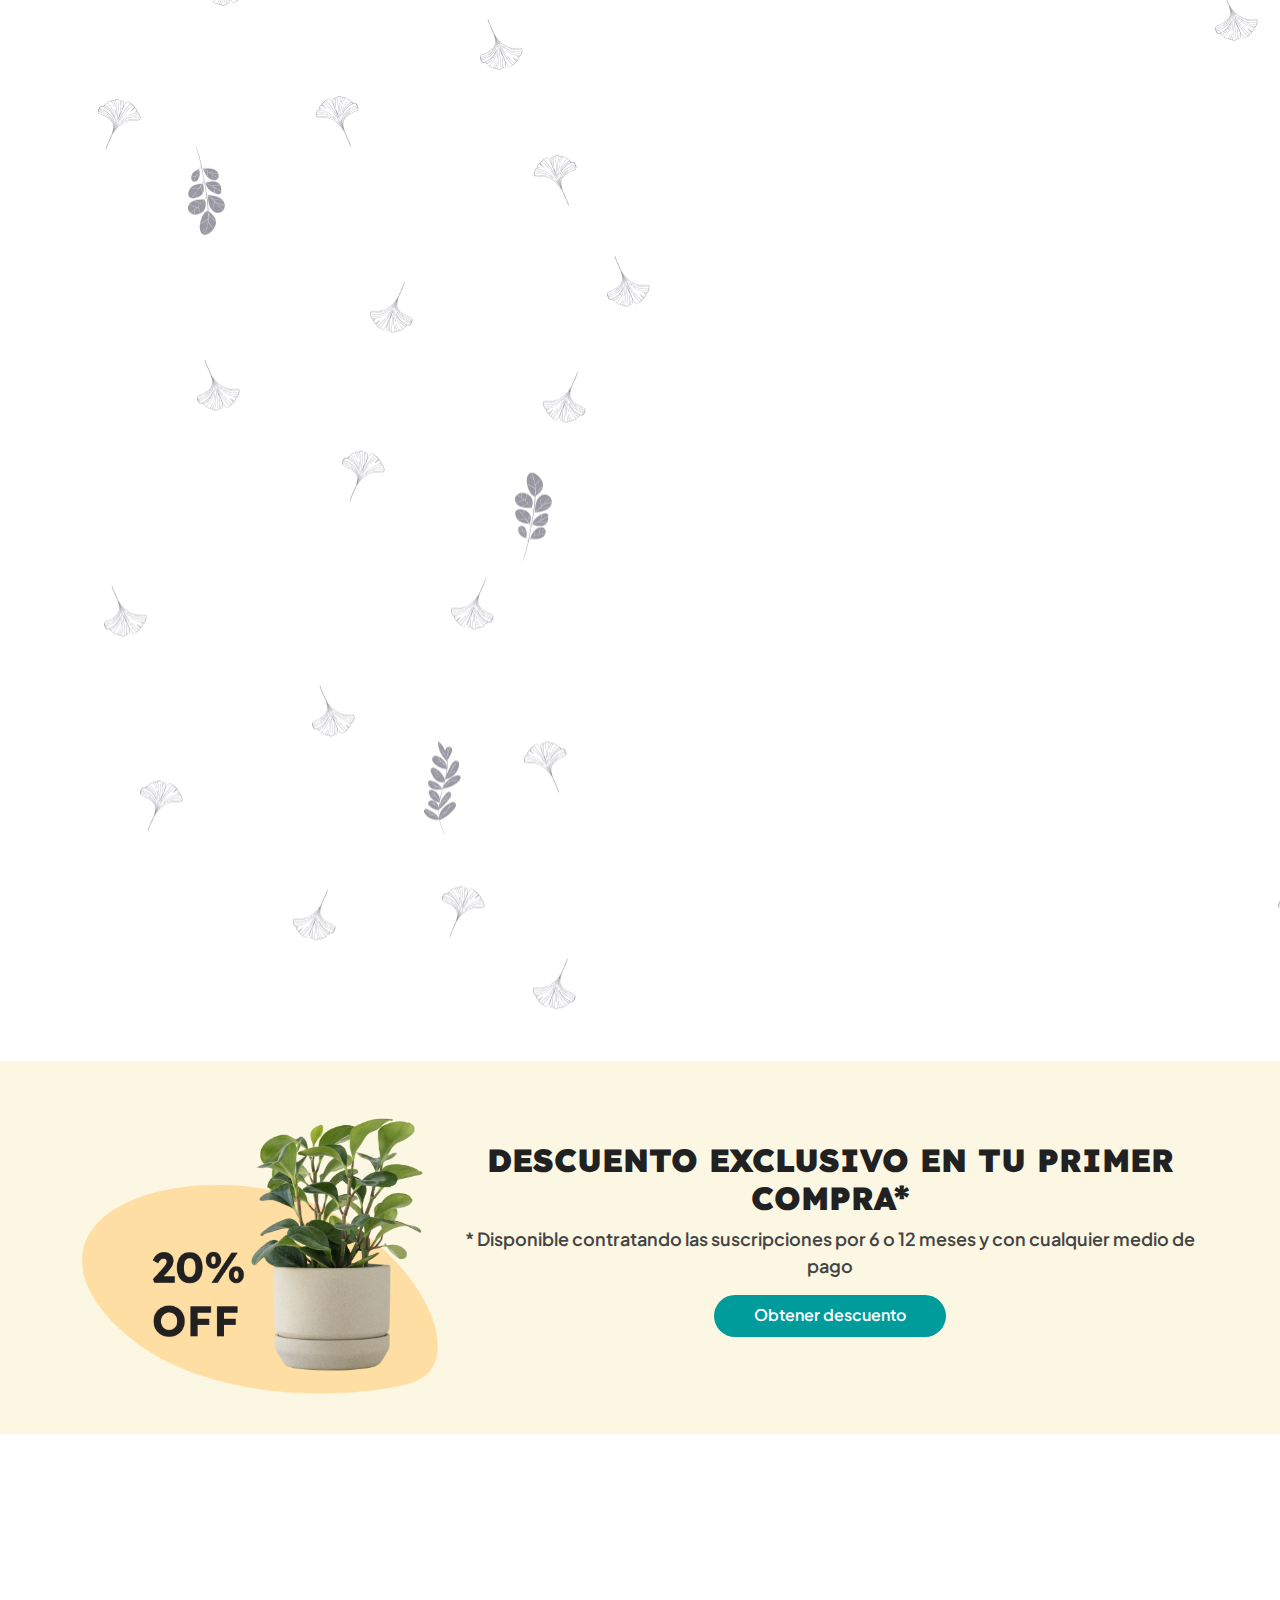
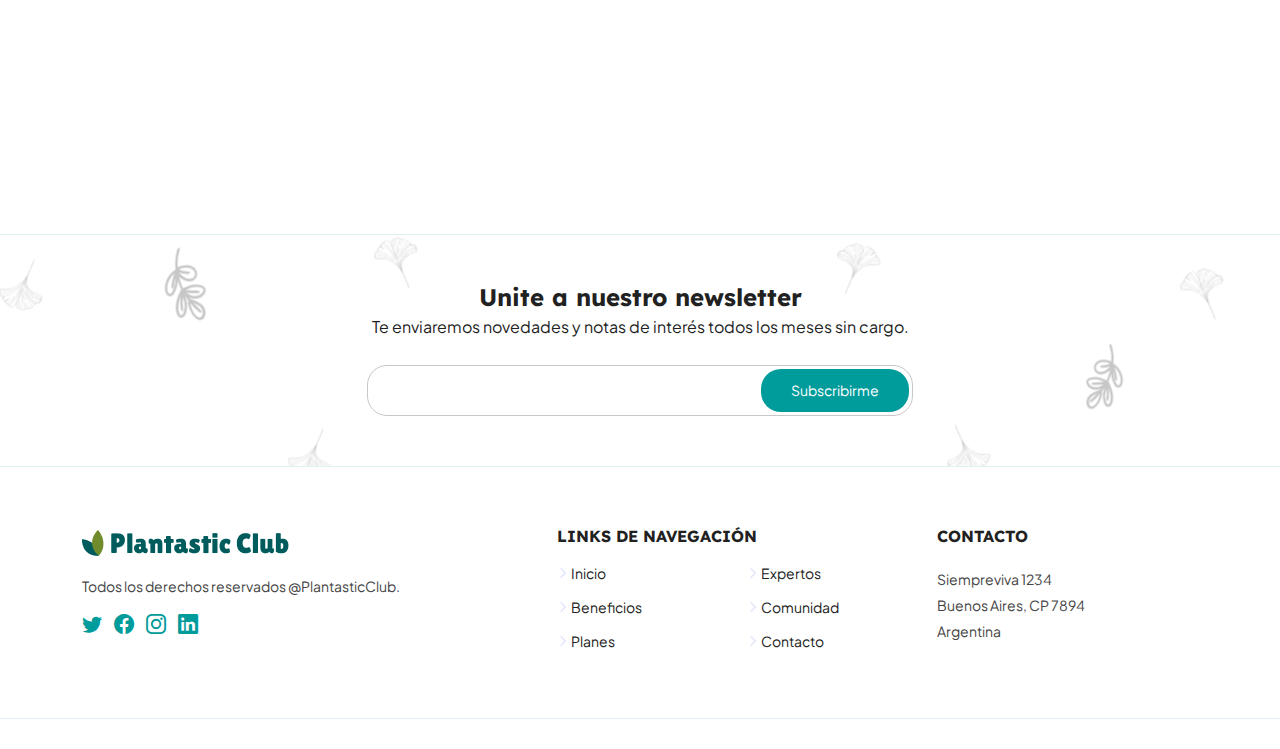
<file: jardin-evolucion.html>
<!DOCTYPE html>
<html lang="en">
  <head>
    <meta charset="utf-8" />
    <meta content="width=device-width, initial-scale=1.0" name="viewport" />

    <title>Jadin Evolucion</title>
    <meta content="" name="description" />
    <meta content="" name="keywords" />

    <!-- Favicons -->
    <link href="assets/img/favicon.png" rel="icon" />
    <link href="assets/img/apple-touch-icon.png" rel="apple-touch-icon" />

    <!-- Google Fonts -->
    <link
      href="https://fonts.googleapis.com/css?family=Open+Sans:300,300i,400,400i,600,600i,700,700i|Nunito:300,300i,400,400i,600,600i,700,700i|Poppins:300,300i,400,400i,500,500i,600,600i,700,700i"
      rel="stylesheet"
    />

    <!-- Vendor CSS Files -->
    <link href="assets/vendor/aos/aos.css" rel="stylesheet" />
    <link
      href="assets/vendor/bootstrap/css/bootstrap.min.css"
      rel="stylesheet"
    />
    <link
      href="assets/vendor/bootstrap-icons/bootstrap-icons.css"
      rel="stylesheet"
    />
    <link
      href="assets/vendor/glightbox/css/glightbox.min.css"
      rel="stylesheet"
    />
    <link href="assets/vendor/remixicon/remixicon.css" rel="stylesheet" />
    <link href="assets/vendor/swiper/swiper-bundle.min.css" rel="stylesheet" />

    <!-- Template Main CSS File -->
    <link href="assets/css/style.css" rel="stylesheet" />

    <!-- =======================================================
  * Template Name: FlexStart
  * Updated: Sep 18 2023 with Bootstrap v5.3.2
  * Template URL: https://bootstrapmade.com/flexstart-bootstrap-startup-template/
  * Author: BootstrapMade.com
  * License: https://bootstrapmade.com/license/
  ======================================================== -->
  </head>

  <body>
    <!-- ======= Header ======= -->
    <header id="header" class="header fixed-top">
      <div
        class="container-fluid container-xl d-flex align-items-center justify-content-between"
      >
        <a href="index.html" class="logo d-flex align-items-center">
          <img src="assets/img/logo.png" alt="" />
          <span></span>
        </a>

        <nav id="navbar" class="navbar">
          <ul>
            <li><a class="nav-link scrollto active" href="#hero">Inicio</a></li>
            <li>
              <a class="nav-link scrollto" href="#features">Beneficios</a>
            </li>
            <li>
              <a class="nav-link scrollto" href="#pricing">Suscripción</a>
            </li>
            <li><a class="nav-link scrollto" href="#about">Expertos</a></li>
            <li>
              <a class="nav-link scrollto" href="#portfolio">Comunidad</a>
            </li>
            <li><a class="nav-link scrollto" href="#contact">Contacto</a></li>
            <li><a class="getstarted scrollto" href="#hero">Ingreso</a></li>
          </ul>
          <i class="bi bi-list mobile-nav-toggle"></i>
        </nav>
        <!-- .navbar -->
      </div>
    </header>
    <!-- End Header -->

    <main id="main">
      <!-- ======= Breadcrumbs ======= -->
      <section class="breadcrumbs">
        <div class="container container-breadcrumb">
          <ol>
            <li><a href="index.html">Inicio</a></li>
            <li>Suscribirse</li>
          </ol>
          <h2>Jardín Evolución</h2>
        </div>
      </section>
      <!-- End Breadcrumbs -->

      <!-- ======= Features Section (que obtenes) ======= -->
      <section id="features" class="features">
        <div class="container" data-aos="fade-up">
          <header class="section-header">
            <h2>Beneficios</h2>
            <p>Qué vas a obtener</p>
          </header>

          <div class="row">
            <div class="col-lg-6">
              <img
                src="assets/img/detalle/caja-detalle.png"
                class="img-fluid"
                alt=""
              />
            </div>
            <div class="col-lg-6 mt-5 mt-lg-0 d-flex">
              <div class="align-self-center gy-4 lista-detalle">
                <div class="punteo" data-aos="zoom-out" data-aos-delay="200">
                  <div
                    class="punteo-detalle feature-box d-flex align-items-center"
                  >
                    <i class="bi bi-patch-check-fill"></i>
                    <h3>Suscripción por 6 meses.</h3>
                  </div>
                </div>

                <div class="punteo" data-aos="zoom-out" data-aos-delay="300">
                  <div
                    class="punteo-detalle feature-box d-flex align-items-center"
                  >
                    <i class="bi bi-patch-check-fill"></i>
                    <h3>Cada mes recibís una caja en tu domicilio.</h3>
                  </div>
                </div>

                <div class="punteo" data-aos="zoom-out" data-aos-delay="400">
                  <div
                    class="punteo-detalle feature-box d-flex align-items-center"
                  >
                    <i class="bi bi-patch-check-fill"></i>
                    <h3>Garantía en caso de incidentes en el envío.</h3>
                  </div>
                </div>

                <div class="punteo" data-aos="zoom-out" data-aos-delay="500">
                  <div
                    class="punteo-detalle feature-box d-flex align-items-center"
                  >
                    <i class="bi bi-patch-check-fill"></i>
                    <h3>Acceso a la comunidad.</h3>
                  </div>
                </div>

                <div class="punteo" data-aos="zoom-out" data-aos-delay="600">
                  <div
                    class="punteo-detalle feature-box d-flex align-items-center"
                  >
                    <i class="bi bi-patch-check-fill"></i>
                    <h3>No se repite el contenido de las cajas.</h3>
                  </div>
                </div>

                <div class="punteo" data-aos="zoom-out" data-aos-delay="700">
                  <div
                    class="punteo-detalle feature-box d-flex align-items-center"
                  >
                    <i class="bi bi-patch-check-fill"></i>
                    <h3>Crear espacios verdes en tu hogar</h3>
                  </div>
                </div>

                <div class="punteo" data-aos="zoom-out" data-aos-delay="700">
                  <div
                    class="punteo-detalle feature-box d-flex align-items-center"
                  >
                  <a href="#" class="btn-buy">¡Suscribirme ahora!</a>
                  </div>
                </div>
                
              </div>
            </div>
          </div>
          <!-- / row -->
        </div>
      </section>
      <!-- End Features Section -->

      <!-- ======= Values Section (contenido) ======= -->
      <section id="values" class="values values-detalle">
        <div class="container" data-aos="fade-up">
          <header class="section-header">
            <h2>contenido</h2>
            <p>¿Qué viene en la caja?</p>
          </header>

          <div class="row">
            <div class="col-lg-3" data-aos="fade-up" data-aos-delay="200">
              <div class="box box-detalle">
                <img
                  src="assets/img/detalle/Contenido1.png"
                  class="img-fluid"
                  alt=""
                />
                <!--<h3>1. Seleccioná el plan</h3>
                    <p>Que mejor se adapte a vos.</p>-->
              </div>
            </div>

            <div
              class="col-lg-3 mt-4 mt-lg-0"
              data-aos="fade-up"
              data-aos-delay="400"
            >
              <div class="box box-detalle">
                <img
                  src="assets/img/detalle/Contenido2.png"
                  class="img-fluid"
                  alt=""
                />
                <!--<h3>2. Completá tus datos</h3>
                    <p>Para que podamos enviarte la caja.</p>-->
              </div>
            </div>

            <div
              class="col-lg-3 mt-4 mt-lg-0"
              data-aos="fade-up"
              data-aos-delay="600"
            >
              <div class="box box-detalle">
                <img
                  src="assets/img/detalle/Contenido3.png"
                  class="img-fluid"
                  alt=""
                />
                <!--<h3>3. Recibí en tu domicilio</h3>
                    <p>Una planta nueva cada mes.</p>-->
              </div>
            </div>

            <div
              class="col-lg-3 mt-4 mt-lg-0"
              data-aos="fade-up"
              data-aos-delay="800"
            >
              <div class="box box-detalle">
                <img
                  src="assets/img/detalle/Contenido4.png"
                  class="img-fluid"
                  alt=""
                />
                <!--<h3>4. Disfrutá tus plantas</h3>
                    <p>Aprendiendo cómo cuidarlas.</p>-->
              </div>
            </div>
          </div>
        </div>
      </section>
      <!-- End Values Section -->

      <!-- ======= Pricing Section (otros planes)======= -->
      <section id="pricing" class="pricing pricing-detalle">
        <div class="container" data-aos="fade-up">
          <header class="section-header">
            <h2>¿no te convenció?</h2>
            <p>Elegí otro de nuestros planes</p>
          </header>

          <div class="row row-detalle gy-4" data-aos="fade-left">
            <div
              class="col-lg-6 col-md-6"
              data-aos="zoom-in"
              data-aos-delay="100"
            >
              <div class="box">
                <h4>3 Meses</h4>
                <h3>Verde Renovado</h3>
                <div class="price"><sup>$</sup>1000<span> / mes</span></div>
                <img
                  src="assets/img/pricing-free.png"
                  class="img-fluid"
                  alt=""
                />
                <ul>
                  <li>• Planta</li>
                  <li>• Maceta decorativa</li>
                  <li>• Consejos</li>
                  <li>• Acceso a la comunidad</li>
                  <li class="na">• Regalo sorpresa</li>
                  <li class="na">• Contenido en Youtube</li>
                </ul>
                <a href="#" class="btn-buy">¡Lo quiero!</a>
              </div>
            </div>

            <div
              class="col-lg-6 col-md-6"
              data-aos="zoom-in"
              data-aos-delay="300"
            >
              <div class="box">
                <h4>12 Meses</h4>
                <h3>Aventura Botánica</h3>
                <div class="price"><sup>$</sup>4000<span> / mes</span></div>
                <img
                  src="assets/img/pricing-business.png"
                  class="img-fluid"
                  alt=""
                />
                <ul>
                  <li>• Planta</li>
                  <li>• Maceta decorativa</li>
                  <li>• Consejos</li>
                  <li>• Acceso a la comunidad</li>
                  <li>• Regalo sorpresa</li>
                  <li>• Contenido en Youtube</li>
                </ul>
                <a href="#" class="btn-buy">¡Lo quiero!</a>
              </div>
            </div>
          </div>
        </div>
      </section>
      <!-- End Pricing Section -->

      

          <!-- ======= Promotion Section ======= -->
    <section id="promotion" class="section-promotion promotion">
      <div class="container">
        <div class="row section-promotion">
          <div class="col-lg-4 justify-content-center">
            <img src="assets/img/planta.png" class="img-fluid" alt="">
          </div>
          <div class="textopromo col-lg-8 align-self-end justify-content-center">
            <div class="text-center">
              <h2>DESCUENTO EXCLUSIVO EN TU PRIMER COMPRA*</h2>
              <p>* Disponible contratando las suscripciones por 6 o 12 meses y con cualquier medio de pago</p>
              <a href="#pricing" class="btn-buy">Obtener descuento</a>
            </div>              
          </div>
        
      </div>
      </div>
          
    </section><!-- End Promotion Section -->

      <!-- ======= F.A.Q Section ======= -->
      <section id="faq" class="faq">
        <div class="container" data-aos="fade-up">
          <header class="section-header">
            <h2>F.A.Q</h2>
            <p>Preguntas frecuentes</p>
          </header>

          <div class="row">
            <div class="col-lg-6">
              <!-- F.A.Q List 1-->
              <div class="accordion accordion-flush" id="faqlist1">
                <div class="accordion-item">
                  <h2 class="accordion-header">
                    <button
                      class="accordion-button collapsed"
                      type="button"
                      data-bs-toggle="collapse"
                      data-bs-target="#faq-content-1"
                    >
                    ¿Cuánto sale el envío?
                    </button>
                  </h2>
                  <div
                    id="faq-content-1"
                    class="accordion-collapse collapse"
                    data-bs-parent="#faqlist1"
                  >
                    <div class="accordion-body">
                      Realizamos envíos a todo el pais, por lo que el costo del mismo puede variar según la distancia. Al momento de realizar la compra podrás ver el precio final.
                    </div>
                  </div>
                </div>

                <div class="accordion-item">
                  <h2 class="accordion-header">
                    <button
                      class="accordion-button collapsed"
                      type="button"
                      data-bs-toggle="collapse"
                      data-bs-target="#faq-content-2"
                    >
                    ¿Cómo cancelo mi suscripción?
                    </button>
                  </h2>
                  <div
                    id="faq-content-2"
                    class="accordion-collapse collapse"
                    data-bs-parent="#faqlist1"
                  >
                    <div class="accordion-body">
                      Es muy fácil, solo tenés que ingresar a tu cuenta y seleccionar el botón de cancelación. También podés optar por esperar a que se cumplan los meses del servicio y se cancelará automáticamente.
                    </div>
                  </div>
                </div>

                <div class="accordion-item">
                  <h2 class="accordion-header">
                    <button
                      class="accordion-button collapsed"
                      type="button"
                      data-bs-toggle="collapse"
                      data-bs-target="#faq-content-3"
                    >
                    ¿Qué pasa si no hay nadie en el domicilio?
                    </button>
                  </h2>
                  <div
                    id="faq-content-3"
                    class="accordion-collapse collapse"
                    data-bs-parent="#faqlist1"
                  >
                    <div class="accordion-body">
                      Si no pudiste recibir tu caja el día del envío ¡no te preocupes! contáctate con nosotros y pactamos una nueva visita.
                    </div>
                  </div>
                </div>
              </div>
            </div>

            <div class="col-lg-6">
              <!-- F.A.Q List 2-->
              <div class="accordion accordion-flush" id="faqlist2">
                <div class="accordion-item">
                  <h2 class="accordion-header">
                    <button
                      class="accordion-button collapsed"
                      type="button"
                      data-bs-toggle="collapse"
                      data-bs-target="#faq2-content-1"
                    >
                    ¿Qué medios de pago aceptan?
                    </button>
                  </h2>
                  <div
                    id="faq2-content-1"
                    class="accordion-collapse collapse"
                    data-bs-parent="#faqlist2"
                  >
                    <div class="accordion-body">
                      Aceptamos todas las tarjetas de débito y crédito de cualquier entidad financiera.
                    </div>
                  </div>
                </div>

                <div class="accordion-item">
                  <h2 class="accordion-header">
                    <button
                      class="accordion-button collapsed"
                      type="button"
                      data-bs-toggle="collapse"
                      data-bs-target="#faq2-content-2"
                    >
                    ¿Cuándo puedo darme de baja?
                    </button>
                  </h2>
                  <div
                    id="faq2-content-2"
                    class="accordion-collapse collapse"
                    data-bs-parent="#faqlist2"
                  >
                    <div class="accordion-body">
                      Podes solicitar la cancelación del servicio en cualquier momento.
                    </div>
                  </div>
                </div>

                <div class="accordion-item">
                  <h2 class="accordion-header">
                    <button
                      class="accordion-button collapsed"
                      type="button"
                      data-bs-toggle="collapse"
                      data-bs-target="#faq2-content-3"
                    >
                    ¿Qué hago si mi planta no llego bien?
                    </button>
                  </h2>
                  <div
                    id="faq2-content-3"
                    class="accordion-collapse collapse"
                    data-bs-parent="#faqlist2"
                  >
                    <div class="accordion-body">
                      ¡No te preocupes! escribinos inmediatamente y nuestro equipo te va a enviar una nueva planta. Entendemos que a veces en el viaje la planta se puede dañar asi que todos nuestros envíos cuentan con garantía.
                    </div>
                  </div>
                </div>
              </div>
            </div>
          </div>
        </div>
      </section>
      <!-- End F.A.Q Section -->

    </main>
    <!-- End #main -->

    <!-- ======= Footer ======= -->
    <footer id="footer" class="footer">
      <div class="footer-newsletter">
        <div class="container">
          <div class="row justify-content-center">
            <div class="col-lg-12 text-center">
              <h4>Unite a nuestro newsletter</h4>
              <p>
                Te enviaremos novedades y notas de interés todos los meses sin cargo.
              </p>
            </div>
            <div class="col-lg-6">
              <form action="" method="post">
                <input type="email" name="email" /><input
                  type="submit"
                  value="Subscribirme"
                />
              </form>
            </div>
          </div>
        </div>
      </div>

      <div class="footer-top">
        <div class="container">
          <div class="row gy-4">
            <div class="col-lg-5 col-md-12 footer-info">
              <a href="index.html" class="logo d-flex align-items-center">
                <img src="assets/img/logo.png" alt="" />
                <span></span>
              </a>
              <p>Todos los derechos reservados @PlantasticClub.</p>
              <div class="social-links mt-3">
                <a href="#" class="twitter"><i class="bi bi-twitter"></i></a>
                <a href="#" class="facebook"><i class="bi bi-facebook"></i></a>
                <a href="#" class="instagram"
                  ><i class="bi bi-instagram"></i
                ></a>
                <a href="#" class="linkedin"><i class="bi bi-linkedin"></i></a>
              </div>
            </div>

            <div class="col-lg-4 col-md-12 footer-links text-lg-start text-center footer-links">
              <h4>Links de navegación</h4>
              <div class="row">
                <div
                  class="col-lg-6 col-6 text-center text-md-center text-sm-center"
                >
                  <ul>
                    <li>
                      <i class="bi bi-chevron-right"></i>
                      <a href="#hero">Inicio</a>
                    </li>
                    <li>
                      <i class="bi bi-chevron-right"></i>
                      <a href="#features">Beneficios</a>
                    </li>
                    <li>
                      <i class="bi bi-chevron-right"></i>
                      <a href="#pricing">Planes</a>
                    </li>
                  </ul>
                </div>
                <div class="col-lg-6 col-6">
                  <ul>
                    <li>
                      <i class="bi bi-chevron-right"></i>
                      <a href="#about">Expertos</a>
                    </li>
                    <li>
                      <i class="bi bi-chevron-right"></i>
                      <a href="#portfolio">Comunidad</a>
                    </li>
                    <li>
                      <i class="bi bi-chevron-right"></i>
                      <a href="#contact">Contacto</a>
                    </li>
                  </ul>
                </div>
              </div>
            </div>

            <div
              class="col-lg-3 col-md-12 footer-contact text-center text-md-start"
            >
              <h4>Contacto</h4>
              <p>
                Siempreviva 1234 <br />
                Buenos Aires, CP 7894<br />
                Argentina <br /><br />
              </p>
            </div>
          </div>
        </div>
      </div>
    </footer>
    <!-- End Footer -->

    <a
      href="#"
      class="back-to-top d-flex align-items-center justify-content-center"
      ><i class="bi bi-arrow-up-short"></i
    ></a>

    <!-- Vendor JS Files -->
    <script src="assets/vendor/purecounter/purecounter_vanilla.js"></script>
    <script src="assets/vendor/aos/aos.js"></script>
    <script src="assets/vendor/bootstrap/js/bootstrap.bundle.min.js"></script>
    <script src="assets/vendor/glightbox/js/glightbox.min.js"></script>
    <script src="assets/vendor/isotope-layout/isotope.pkgd.min.js"></script>
    <script src="assets/vendor/swiper/swiper-bundle.min.js"></script>
    <script src="assets/vendor/php-email-form/validate.js"></script>

    <!-- Template Main JS File -->
    <script src="assets/js/main.js"></script>
  </body>
</html>
</file>
<file: assets/css/style.css>
/**
* Template Name: FlexStart
* Updated: Sep 18 2023 with Bootstrap v5.3.2
* Template URL: https://bootstrapmade.com/flexstart-bootstrap-startup-template/
* Author: BootstrapMade.com
* License: https://bootstrapmade.com/license/
*/
/*--------------------------------------------------------------
# Tipografia
--------------------------------------------------------------*/
@import url('https://fonts.googleapis.com/css2?family=Lexend:wght@300;400;600;700&display=swap');
@import url('https://fonts.googleapis.com/css2?family=Lexend:wght@300;400;600;700&family=Plus+Jakarta+Sans:wght@300;400;500;600;700&display=swap');


/*--------------------------------------------------------------
# General
--------------------------------------------------------------*/
:root {
  scroll-behavior: smooth;
}

body {
  background-color: #ffffff;
  font-family: 'Plus Jakarta Sans', sans-serif;
  color: #444444;
}

a {
  color: #4154f1;
  text-decoration: none;
}

a:hover {
  color: #717ff5;
  text-decoration: none;
}

h1 {
  font-family: 'Lexend', sans-serif;
}

h2 {
  font-family: 'Plus Jakarta Sans', sans-serif;
  color: #212121;
}
h3,
h4,
h5,
h6 {
  font-family: "Nunito", sans-serif;
}

/*--------------------------------------------------------------
# Sections
--------------------------------------------------------------*/
section {
  padding: 60px 0;
  overflow: hidden;
}

.section-header {
  text-align: center;
  padding-bottom: 40px;
}

.section-header h2 {
  font-size: 13px;
  letter-spacing: 1px;
  font-weight: 700;
  margin: 0;
  color: #7c7c7c;
  text-transform: uppercase;
}

.section-header p {
  margin: 10px 0 0 0;
  padding: 0;
  font-size: 38px;
  line-height: 42px;
  font-weight: 700;
  color: #212121;
}

@media (max-width: 768px) {
  .section-header p {
    font-size: 28px;
    line-height: 32px;
  }

  .section-header h2 {
    font-size: 12px;
  }

  .section-header p {
    font-size: 24px;
  }

}

/*--------------------------------------------------------------
# Breadcrumbs
--------------------------------------------------------------*/
.breadcrumbs {
  padding: 15px 0;
  background: #fff;
  min-height: 40px;
  /*margin-top: 82px;*/
  padding-top: 82px;
  color: #212121;
}

.container-breadcrumb {
  padding-top: 30px;
}

/*@media (max-width: 992px) {
  .breadcrumbs {
    margin-top: 57px;
  }
}*/

.breadcrumbs h2 {
  font-size: 28px;
  font-weight: 600;
}

.breadcrumbs ol {
  display: flex;
  flex-wrap: wrap;
  list-style: none;
  padding: 0 0 10px 0;
  margin: 0;
  font-size: 14px;
}

.breadcrumbs ol a {
  color: #212121;
  transition: 0.3s;
}

.breadcrumbs ol a:hover {
  text-decoration: underline;
}

.breadcrumbs ol li+li {
  padding-left: 10px;
}

.breadcrumbs ol li+li::before {
  display: inline-block;
  padding-right: 10px;
  color: #8894f6;
  content: "/";
}

/*--------------------------------------------------------------
# Back to top button
--------------------------------------------------------------*/
.back-to-top {
  position: fixed;
  visibility: hidden;
  opacity: 0;
  right: 15px;
  bottom: 15px;
  z-index: 99999;
  background: #009B9B;
  width: 40px;
  height: 40px;
  border-radius: 4px;
  transition: all 0.4s;
}

.back-to-top i {
  font-size: 24px;
  color: #fff;
  line-height: 0;
}

.back-to-top:hover {
  background: #00acac62;
  color: #fff;
}

.back-to-top.active {
  visibility: visible;
  opacity: 1;
}

/*--------------------------------------------------------------
# Disable aos animation delay on mobile devices
--------------------------------------------------------------*/
@media screen and (max-width: 768px) {
  [data-aos-delay] {
    transition-delay: 0 !important;
  }
}

/*--------------------------------------------------------------
# Header
--------------------------------------------------------------*/
.header {
  transition: all 0.5s;
  z-index: 997;
  padding: 20px 0;
}

.header.header-scrolled {
  background: #fff;
  padding: 15px 0;
  box-shadow: 0px 2px 20px rgba(1, 41, 112, 0.1);
}

.header .logo {
  line-height: 0;
}

.header .logo img {
  max-height: 40px;
  margin-right: 6px;
}

.header .logo span {
  font-size: 30px;
  font-weight: 700;
  letter-spacing: 1px;
  color: #012970;
  font-family: "Nunito", sans-serif;
  margin-top: 3px;
}

/*--------------------------------------------------------------
# Navigation Menu
--------------------------------------------------------------*/
/**
* Desktop Navigation 
*/
.navbar {
  padding: 0;
}

.navbar ul {
  margin: 0;
  padding: 0;
  display: flex;
  list-style: none;
  align-items: center;
}

.navbar li {
  position: relative;
}

.navbar a,
.navbar a:focus {
  display: flex;
  align-items: center;
  justify-content: space-between;
  padding: 10px 0 10px 30px;
  font-family: 'Plus Jakarta Sans', sans-serif;
  font-size: 16px;
  font-weight: 600;
  color: #212121;
  white-space: nowrap;
  transition: 0.3s;
}

.navbar a i,
.navbar a:focus i {
  font-size: 12px;
  line-height: 0;
  margin-left: 5px;
}

.navbar a:hover,
.navbar .active,
.navbar .active:focus,
.navbar li:hover>a {
  color: #009B9B;
}

.navbar .getstarted,
.navbar .getstarted:focus {
  background: #009B9B;
  padding: 8px 20px;
  margin-left: 30px;
  border-radius: 60px;
  color: #fff;
}

.navbar .getstarted:hover,
.navbar .getstarted:focus:hover {
  color: #fff;
  background: #00acac62;
}

.navbar .dropdown ul {
  display: block;
  position: absolute;
  left: 14px;
  top: calc(100% + 30px);
  margin: 0;
  padding: 10px 0;
  z-index: 99;
  opacity: 0;
  visibility: hidden;
  background: #fff;
  box-shadow: 0px 0px 30px rgba(127, 137, 161, 0.25);
  transition: 0.3s;
  border-radius: 4px;
}

.navbar .dropdown ul li {
  min-width: 200px;
}

.navbar .dropdown ul a {
  padding: 10px 20px;
  font-size: 15px;
  text-transform: none;
  font-weight: 600;
}

.navbar .dropdown ul a i {
  font-size: 12px;
}

.navbar .dropdown ul a:hover,
.navbar .dropdown ul .active:hover,
.navbar .dropdown ul li:hover>a {
  color: #4154f1;
}

.navbar .dropdown:hover>ul {
  opacity: 1;
  top: 100%;
  visibility: visible;
}

.navbar .megamenu {
  position: static;
}

.navbar .megamenu ul {
  margin-top: 5px;
  right: 0;
  padding: 10px;
  display: flex;
}

.navbar .megamenu ul li {
  flex: 1;
}

.navbar .megamenu ul li a,
.navbar .megamenu ul li:hover>a {
  color: #013289;
}

.navbar .megamenu ul li a:hover,
.navbar .megamenu ul li .active,
.navbar .megamenu ul li .active:hover {
  color: #4154f1;
}

.navbar .dropdown .dropdown ul {
  top: 0;
  left: calc(100% - 30px);
  visibility: hidden;
}

.navbar .dropdown .dropdown:hover>ul {
  opacity: 1;
  top: 0;
  left: 100%;
  visibility: visible;
}

@media (max-width: 1366px) {
  .navbar .dropdown .dropdown ul {
    left: -90%;
  }

  .navbar .dropdown .dropdown:hover>ul {
    left: -100%;
  }
}

/**
* Mobile Navigation 
*/
.mobile-nav-toggle {
  color: #012970;
  font-size: 28px;
  cursor: pointer;
  display: none;
  line-height: 0;
  transition: 0.5s;
}

.mobile-nav-toggle.bi-x {
  color: #fff;
}

@media (max-width: 1200px) {
  .mobile-nav-toggle {
    display: block;
  }

  .navbar ul {
    display: none;
  }
}

.navbar-mobile {
  position: fixed;
  overflow: hidden;
  top: 0;
  right: 0;
  left: 0;
  bottom: 0;
  background: rgba(1, 22, 61, 0.9);
  transition: 0.3s;
}

.navbar-mobile .mobile-nav-toggle {
  position: absolute;
  top: 15px;
  right: 15px;
}

.navbar-mobile ul {
  display: block;
  position: absolute;
  top: 55px;
  right: 15px;
  bottom: 15px;
  left: 15px;
  padding: 10px 0;
  border-radius: 10px;
  background-color: #fff;
  overflow-y: auto;
  transition: 0.3s;
}

.navbar-mobile a,
.navbar-mobile a:focus {
  padding: 10px 20px;
  font-size: 15px;
  color: #212121;
}

.navbar-mobile a:hover,
.navbar-mobile .active,
.navbar-mobile li:hover>a {
  color: #009B9B;
}

.navbar-mobile .getstarted,
.navbar-mobile .getstarted:focus {
  margin: 15px;
}

.navbar-mobile .dropdown ul {
  position: static;
  display: none;
  margin: 10px 20px;
  padding: 10px 0;
  z-index: 99;
  opacity: 1;
  visibility: visible;
  background: #fff;
  box-shadow: 0px 0px 30px rgba(127, 137, 161, 0.25);
}

.navbar-mobile .dropdown ul li {
  min-width: 200px;
}

.navbar-mobile .dropdown ul a {
  padding: 10px 20px;
}

.navbar-mobile .dropdown ul a i {
  font-size: 12px;
}

.navbar-mobile .dropdown ul a:hover,
.navbar-mobile .dropdown ul .active:hover,
.navbar-mobile .dropdown ul li:hover>a {
  color: #4154f1;
}

.navbar-mobile .dropdown>.dropdown-active {
  display: block;
}

/*--------------------------------------------------------------
# Hero Section
--------------------------------------------------------------*/
.hero {
  width: 100%;
  height: 100vh;
  background: url(../img/hero-bg.png) top center no-repeat;
  background-size: cover;
}

.hero h1 {
  margin: 0;
  font-size: 60px;
  font-weight: 600;
  color: #212121;
  line-height: 100%;
}

.hero h2 {
  color: #444444;
  margin: 15px 0 0 0;
  font-size: 20px;
  line-height: 150%;
}

.hero .btn-get-started {
  margin-top: 30px;
  line-height: 0;
  padding: 15px 40px;
  border-radius: 50px;
  transition: 0.5s;
  color: #fff;
  background: #009B9B;
  /*box-shadow: 0px 5px 30px rgba(65, 84, 241, 0.4);*/
}

.hero .btn-get-started span {
  font-family: 'Plus Jakarta Sans', sans-serif;
  font-weight: 600;
  font-size: 16px;
  letter-spacing: 1px;
}

.hero .btn-get-started i {
  margin-left: 5px;
  font-size: 18px;
  transition: 0.3s;
}

.hero .btn-get-started:hover i {
  transform: translateX(5px);
}

.hero .hero-img {
  text-align: right;
}

@media (min-width: 1024px) {
  .hero {
    background-attachment: fixed;
  }
}

@media (max-width: 991px) {
  .hero {
    height: auto;
    padding: 120px 0 60px 0;
  }

  .hero .hero-img {
    text-align: center;
    margin-top: 80px;
  }

  .hero .hero-img img {
    width: 80%;
  }
}

@media (max-width: 768px) {
  .hero {
    text-align: center;
  }

  .hero h1 {
    font-size: 30px;
  }

  .hero h2 {
    font-size: 22px;
  }

  .hero .hero-img img {
    width: 100%;
  }
}

/*--------------------------------------------------------------
# Index Page
--------------------------------------------------------------*/
/*--------------------------------------------------------------
# About
--------------------------------------------------------------*/
.about .content {
  /*background-color: #f6f9ff*/
  padding: 40px;
}


.about h3 {
  font-size: 14px;
  font-weight: 700;
  color: #4154f1;
  text-transform: uppercase;
}

/*.about h2 {
  font-size: 24px;
  font-weight: 700;
  color: #012970;
}*/

.about h4 {
  margin: 15px 0 30px 0;
  font-size: 18px;
}

@media (max-width: 768px) {
  .about .content {
    padding: 0;
  }

  .about h4 {
    font-size: 14px;
  }
}

.about .btn-read-more {
  line-height: 0;
  padding: 0px;
  border-radius: 4px;
  transition: 0.5s;
  color: #009B9B;
  background: #fff;
  /*box-shadow: 0px 5px 25px rgba(65, 84, 241, 0.3);*/
}

.about .btn-read-more span {
  font-family: 'Plus Jakarta Sans', sans-serif;
  font-weight: 600;
  font-size: 16px;
  letter-spacing: 1px;
}

.about .btn-read-more i {
  margin-left: 5px;
  font-size: 18px;
  transition: 0.3s;
}

.about .btn-read-more:hover i {
  transform: translateX(5px);
}

/*--------------------------------------------------------------
# Values
--------------------------------------------------------------*/

.flechas {
  text-align: center;
  padding: 0% 10% 0 10%;
  position: relative;
  z-index: 1;
  top: 150px;
}

.values {
  padding: 80px 0 80px 0;
  /*background: url(../img/smooth-white-bg.jpg) top center no-repeat;*/
  /*margin: 50px 0 50px 0;*/
}

.values .box {
  /*padding: 30px;
  box-shadow: 0px 0 5px rgba(1, 41, 112, 0.08);*/
  text-align: center;
  transition: 0.3s;
  height: 100%;
}

.values .box img {
  padding: 30px 50px;
  transition: 0.5s;
  /*transform: scale(80%);
  transform: scale(1.1);*/
}

.values .box h3 {
  font-size: 22px;
  color: #212121;
  font-weight: 600;
  margin-bottom: 8px;
}

/*.values .box:hover {
  box-shadow: 0px 0 30px rgba(1, 99, 112, 0.08);
}*/

.values .box:hover img {
  transform: scale(1);
}

@media (max-width: 991px) {
  .flechas {
    display: none;
  }

}

@media (max-width: 768px) {
  .flechas {
    display: none;
  }

}



/*--------------------------------------------------------------
# Counts
--------------------------------------------------------------*/
.counts {
  padding: 70px 0 60px;
}

.counts .count-box {
  display: flex;
  align-items: center;
  padding: 30px;
  width: 100%;
  background: #fff;
  box-shadow: 0px 0 30px rgba(1, 41, 112, 0.08);
}

.counts .count-box i {
  font-size: 42px;
  line-height: 0;
  margin-right: 20px;
  color: #4154f1;
}

.counts .count-box span {
  font-size: 36px;
  display: block;
  font-weight: 600;
  color: #0b198f;
}

.counts .count-box p {
  padding: 0;
  margin: 0;
  font-family: "Nunito", sans-serif;
  font-size: 14px;
}

/*--------------------------------------------------------------
# Features
--------------------------------------------------------------*/

.punteo {
  margin-bottom: 24px;
}

.features .punteo .punteo-detalle h3 {
  font-size: 20px;
  font-weight: 600;
}

@media (max-width: 768px) {
  .features .punteo .punteo-detalle h3 {
    font-size: 16px;
  }
}

.lista-detalle {
  padding-left: 30px;
}

.punteo .btn-buy {
  display: inline-block;
  padding: 8px 40px 10px 40px;
  border-radius: 50px;
  background-color: #009B9B;
  color: #fff;
  transition: none;
  font-size: 18px;
  font-weight: 400;
  font-family: 'Plus Jakarta Sans', sans-serif;
  font-weight: 600;
  transition: 0.3s;
}

.features .feature-box {
  /*padding: 16px 8px;
  box-shadow: 0px 0 30px rgba(1, 41, 112, 0.08);*/
  transition: 0.3s;
  height: 100%;
}

.features .feature-box h3 {
  font-size: 18px;
  color: #212121;
  font-weight: 600;
  margin: 0;
}

.features .feature-box i {
  line-height: 0;
  padding: 4px;
  margin-right: 10px;
  font-size: 32px;
  border-radius: 3px;
  transition: 0.3s;
  color: #FB9F9F;
}

/*.features .feature-box:hover i {
  background: #4154f1;
  color: #fff;
}*/

.features .feature-icons {
  margin-top: 120px;
}

.features .feature-icons h3 {
  color: #FB9F9F;
  font-weight: 700;
  font-size: 32px;
  margin-bottom: 20px;
  text-align: center;
}

@media (max-width: 768px) {
  .features .feature-icons h3 {
    font-size: 28px;
  }
}

.features .feature-icons .content .icon-box {
  display: flex;
}

.features .feature-icons .content .icon-box h4 {
  font-size: 20px;
  font-weight: 700;
  margin: 0 0 10px 0;
  color: #012970;
}

.features .feature-icons .content .icon-box i {
  font-size: 44px;
  line-height: 44px;
  color: #0245bc;
  margin-right: 15px;
}

.features .feature-icons .content .icon-box p {
  font-size: 15px;
  color: #848484;
}

/*--------------------------------------------------------------
# Services
--------------------------------------------------------------*/
.services .service-box {
  box-shadow: 0px 0 30px rgba(1, 41, 112, 0.08);
  height: 100%;
  padding: 60px 30px;
  text-align: center;
  transition: 0.3s;
  border-radius: 5px;
}

.services .service-box .icon {
  font-size: 36px;
  padding: 40px 20px;
  border-radius: 4px;
  position: relative;
  margin-bottom: 25px;
  display: inline-block;
  line-height: 0;
  transition: 0.3s;
}

.services .service-box h3 {
  color: #444444;
  font-weight: 700;
}

.services .service-box .read-more {
  display: inline-flex;
  align-items: center;
  justify-content: center;
  font-weight: 600;
  font-size: 16px;
  padding: 8px 20px;
}

.services .service-box .read-more i {
  line-height: 0;
  margin-left: 5px;
  font-size: 18px;
}

.services .service-box.blue {
  border-bottom: 3px solid #2db6fa;
}

.services .service-box.blue .icon {
  color: #2db6fa;
  background: #dbf3fe;
}

.services .service-box.blue .read-more {
  color: #2db6fa;
}

.services .service-box.blue:hover {
  background: #2db6fa;
}

.services .service-box.orange {
  border-bottom: 3px solid #f68c09;
}

.services .service-box.orange .icon {
  color: #f68c09;
  background: #fde3c4;
}

.services .service-box.orange .read-more {
  color: #f68c09;
}

.services .service-box.orange:hover {
  background: #f68c09;
}

.services .service-box.green {
  border-bottom: 3px solid #08da4e;
}

.services .service-box.green .icon {
  color: #08da4e;
  background: #cffddf;
}

.services .service-box.green .read-more {
  color: #08da4e;
}

.services .service-box.green:hover {
  background: #08da4e;
}

.services .service-box.red {
  border-bottom: 3px solid #e9222c;
}

.services .service-box.red .icon {
  color: #e9222c;
  background: #fef7f8;
}

.services .service-box.red .read-more {
  color: #e9222c;
}

.services .service-box.red:hover {
  background: #e9222c;
}

.services .service-box.purple {
  border-bottom: 3px solid #b50edf;
}

.services .service-box.purple .icon {
  color: #b50edf;
  background: #f8e4fd;
}

.services .service-box.purple .read-more {
  color: #b50edf;
}

.services .service-box.purple:hover {
  background: #b50edf;
}

.services .service-box.pink {
  border-bottom: 3px solid #f51f9c;
}

.services .service-box.pink .icon {
  color: #f51f9c;
  background: #feecf7;
}

.services .service-box.pink .read-more {
  color: #f51f9c;
}

.services .service-box.pink:hover {
  background: #f51f9c;
}

.services .service-box:hover h3,
.services .service-box:hover p,
.services .service-box:hover .read-more {
  color: #fff;
}

.services .service-box:hover .icon {
  background: #fff;
}

/*--------------------------------------------------------------
# Promotion
--------------------------------------------------------------*/
section .promotion {
  padding: 80px 0;
}

.textopromo {
  padding-bottom: 5%;
}

.textopromo h2 {
  font-weight: 900;
  font-size: 32px;
  font-family: 'Lexend', sans-serif;
}

.textopromo p {
  font-family: 'Plus Jakarta Sans', sans-serif;
  font-weight: 600;
  font-size: 18px;
}

@media (max-width: 768px) {
  .textopromo h2 {
    font-size: 22px;
    padding-top: 25px;
    padding-bottom: 10px;
  }
  .textopromo p {
    font-size: 16px;
    padding-bottom: 10px;
  }
}

.promotion {
  background-color: #FCF7E3;
}

.section-promotion {
  text-align: center;
  padding-top: 20px;
  padding-bottom: 20px;
}

.promotion .btn-buy {
  display: inline-block;
  padding: 8px 40px 10px 40px;
  border-radius: 50px;
  /*border: 2px solid #009B9B;
  background-color: #fff;
  color: #009B9B;*/
  background-color: #009B9B;
  color: #fff;
  transition: none;
  font-size: 16px;
  font-weight: 400;
  font-family: 'Plus Jakarta Sans', sans-serif;
  font-weight: 600;
  transition: 0.3s;
}


/*--------------------------------------------------------------
# Pricing
--------------------------------------------------------------*/

.pricing {
  background: url(../img/planes-bg.png) top center no-repeat;
  background-color: #EDD5D5;
  padding-top: 60px;
  padding-bottom: 60px;
}

.pricing-detalle {
  background: url(../img/detalle/planes-detalle.png);
  background-color: #fff;
  padding: 80px 0;
}

.pricing .row{
  padding: 0 5% 0 5%;
}

@media (max-width: 1200px) {
  .pricing .row {
    padding: 0px;
  }
}

.pricing .row-detalle {
  padding: 0px 10%;
}

@media (max-width: 768px) {
  .pricing .row-detalle {
    padding: 0px;
  }
}

.pricing .box {
  padding: 40px 20px;
  background: #fff;
  text-align: center;
  box-shadow: 0px 0 30px rgba(1, 41, 112, 0.08);
  border: 1px solid #7c7c7c;
  border-radius: 25px;
  position: relative;
  overflow: hidden;
  transition: 0.3s;
  margin: 20px 5px 30px 5px;
}

@media (max-width: 768px) {
  .pricing .box {
    margin-top: 0;
    margin-bottom: 0;
  }
}


.pricing .box:hover {
  transform: scale(1.1);
  box-shadow: 0px 0 30px rgba(1, 41, 112, 0.1);
}

.pricing h3 {
  font-family: 'Lexend', sans-serif;
  font-weight: 700;
  font-size: 24px;
  margin-bottom: 15px;
  color: #009B9B;
}

.pricing h4 {
  margin-block-end: 0;
  text-transform: uppercase;
  font-size: 14px;

}

.pricing .price {
  font-size: 36px;
  color: #444444;
  font-weight: 600;
  font-family: "Poppins", sans-serif;
}

.pricing .price sup {
  font-size: 20px;
  top: -15px;
  left: -3px;
}

.pricing .price span {
  color: #bababa;
  font-size: 16px;
  font-weight: 300;
}

.pricing img {
  padding: 30px 40px;
}

.pricing ul {
  padding: 0;
  list-style: none;
  color: #444444;
  text-align: left;
  line-height: 26px;
  font-size: 16px;
  margin-bottom: 25px;
  padding: 0 15% 0 15%;
}

.pricing ul li {
  padding-bottom: 10px;
}

.pricing ul .na {
  color: #ccc;
  text-decoration: line-through;
}

.pricing .btn-buy {
  display: inline-block;
  padding: 8px 40px 10px 40px;
  border-radius: 50px;
  background-color: #009B9B;
  color: #fff;
  transition: none;
  font-size: 16px;
  font-weight: 400;
  font-family: 'Plus Jakarta Sans', sans-serif;
  font-weight: 600;
  transition: 0.3s;
}

.pricing .btn-buy:hover {
  background: #00acac62;
  color: #fff;
}

.pricing .featured {
  width: 200px;
  position: absolute;
  top: 18px;
  right: -68px;
  transform: rotate(45deg);
  z-index: 1;
  font-size: 14px;
  padding: 1px 0 3px 0;
  background: #009B9B;
  color: #fff;
}

/*--------------------------------------------------------------
# F.A.Q
--------------------------------------------------------------*/
.faq .accordion-collapse {
  border: 0;
}

.faq .accordion-button {
  padding: 15px 15px 20px 0;
  font-weight: 600;
  border: 0;
  font-size: 18px;
  color: #444444;
  text-align: left;
}

.faq .accordion-button:focus {
  box-shadow: none;
}

.faq .accordion-button:not(.collapsed) {
  background: none;
  color: #009B9B;
  border-bottom: 0;
}

.faq .accordion-body {
  padding: 0 0 25px 0;
  border: 0;
}

/*--------------------------------------------------------------
# Portfolio
--------------------------------------------------------------*/
.portfolio #portfolio-flters {
  padding: 0;
  margin: 0 auto 25px auto;
  list-style: none;
  text-align: center;
  background: white;
  border-radius: 50px;
  padding: 2px 15px;
}

.portfolio #portfolio-flters li {
  cursor: pointer;
  display: inline-block;
  padding: 8px 20px 10px 20px;
  font-size: 15px;
  font-weight: 600;
  line-height: 1;
  color: #444444;
  margin: 0 4px 8px 4px;
  transition: 0.3s;
  border-radius: 50px;
  border: 1px solid #fff;
}

.portfolio #portfolio-flters li:hover,
.portfolio #portfolio-flters li.filter-active {
  color: #4154f1;
  border-color: #4154f1;
}

.portfolio #portfolio-flters li:last-child {
  margin-right: 0;
}

.portfolio .portfolio-wrap {
  transition: 0.3s;
  position: relative;
  overflow: hidden;
  z-index: 1;
  background: rgba(255, 255, 255, 0.75);
}

.portfolio .portfolio-wrap::before {
  content: "";
  background: #009b9b00;
  position: absolute;
  left: 30px;
  right: 30px;
  top: 30px;
  bottom: 30px;
  transition: all ease-in-out 0.3s;
  z-index: 2;
  opacity: 0;
}

.portfolio .portfolio-wrap img {
  transition: 1s;
}

.portfolio .portfolio-wrap .portfolio-info {
  opacity: 0;
  position: absolute;
  top: 0;
  left: 0;
  right: 0;
  bottom: 0;
  text-align: center;
  z-index: 3;
  transition: all ease-in-out 0.3s;
  display: flex;
  flex-direction: column;
  justify-content: center;
  align-items: center;
}

.portfolio .portfolio-wrap .portfolio-info::before {
  display: block;
  content: "";
  width: 48px;
  height: 48px;
  position: absolute;
  top: 35px;
  left: 35px;
  border-top: 3px solid rgba(1, 41, 112, 0.2);
  border-left: 3px solid rgba(1, 41, 112, 0.2);
  transition: all 0.5s ease 0s;
  z-index: 9994;
}

.portfolio .portfolio-wrap .portfolio-info::after {
  display: block;
  content: "";
  width: 48px;
  height: 48px;
  position: absolute;
  bottom: 35px;
  right: 35px;
  border-bottom: 3px solid rgba(1, 41, 112, 0.2);
  border-right: 3px solid rgba(1, 41, 112, 0.2);
  transition: all 0.5s ease 0s;
  z-index: 9994;
}

.portfolio .portfolio-wrap .portfolio-info h4 {
  font-size: 20px;
  color: #012970;
  font-weight: 700;
}

.portfolio .portfolio-wrap .portfolio-info p {
  color: #012970;
  font-weight: 600;
  font-size: 14px;
  text-transform: uppercase;
  padding: 0;
  margin: 0;
}

.portfolio .portfolio-wrap .portfolio-links {
  text-align: center;
  z-index: 4;
}

.portfolio .portfolio-wrap .portfolio-links a {
  color: #fff;
  background: #4154f1;
  margin: 10px 2px;
  width: 36px;
  height: 36px;
  display: inline-flex;
  align-items: center;
  justify-content: center;
  border-radius: 50%;
  transition: 0.3s;
}

.portfolio .portfolio-wrap .portfolio-links a i {
  font-size: 24px;
  line-height: 0;
}

.portfolio .portfolio-wrap .portfolio-links a:hover {
  background: #5969f3;
}

.portfolio .portfolio-wrap:hover img {
  transform: scale(1.1);
}

.portfolio .portfolio-wrap:hover::before {
  top: 0;
  left: 0;
  right: 0;
  bottom: 0;
  opacity: 1;
}

.portfolio .portfolio-wrap:hover .portfolio-info {
  opacity: 1;
}

.portfolio .portfolio-wrap:hover .portfolio-info::before {
  top: 15px;
  left: 15px;
}

.portfolio .portfolio-wrap:hover .portfolio-info::after {
  bottom: 15px;
  right: 15px;
}


@media (min-width: 991px) {
  .carrousel {
    display: none;
  }
}

@media (max-width: 991px) {
  .portfolio-container {
    display: none;
  }

  .section-portfolio {
    padding: 40px 0 0 0;
  }
}

.section-carrousel {
  padding: 0 0 90px 0;
}

/*--------------------------------------------------------------
# Portfolio Details
--------------------------------------------------------------*/
.portfolio-details {
  padding-top: 40px;
}

.portfolio-details .portfolio-details-slider img {
  width: 100%;
}

.portfolio-details .portfolio-details-slider .swiper-pagination {
  margin-top: 20px;
  position: relative;
}

.portfolio-details .portfolio-details-slider .swiper-pagination .swiper-pagination-bullet {
  width: 12px;
  height: 12px;
  background-color: #fff;
  opacity: 1;
  border: 1px solid #4154f1;
}

.portfolio-details .portfolio-details-slider .swiper-pagination .swiper-pagination-bullet-active {
  background-color: #4154f1;
}

.portfolio-details .portfolio-info {
  padding: 30px;
  box-shadow: 0px 0 30px rgba(1, 41, 112, 0.08);
}

.portfolio-details .portfolio-info h3 {
  font-size: 22px;
  font-weight: 700;
  margin-bottom: 20px;
  padding-bottom: 20px;
  border-bottom: 1px solid #eee;
}

.portfolio-details .portfolio-info ul {
  list-style: none;
  padding: 0;
  font-size: 15px;
}

.portfolio-details .portfolio-info ul li+li {
  margin-top: 10px;
}

.portfolio-details .portfolio-description {
  padding-top: 30px;
}

.portfolio-details .portfolio-description h2 {
  font-size: 26px;
  font-weight: 700;
  margin-bottom: 20px;
}

.portfolio-details .portfolio-description p {
  padding: 0;
}

/*--------------------------------------------------------------
# Testimonials
--------------------------------------------------------------*/

.testimonials {
  background-color: #FCF7E3;
}

.testimonials .testimonial-item {
  box-sizing: content-box;
  padding: 10px;
  margin: 20px 20px;
  border: 1px solid #7C7C7C;
  border-radius: 15px;
  /*box-shadow: 0px 0 20px rgba(1, 41, 112, 0.1);*/
  background: #fff;
  /*min-height: 500px;*/
  display: flex;
  flex-direction: column;
  text-align: center;
  transition: 0.3s;
}

.testimonials .testimonial-item .stars {
  margin-bottom: 8px;
}

.testimonials .testimonial-item .profile {
  margin-bottom: 24px;
}


.testimonials .testimonial-item .stars i {
  color: #009B9B;
  font-size: 24px;
  margin: 0 1px;
}


.testimonials .testimonial-item .testimonial-img {
  width: 90px;
  /*border-radius: 50%;*/
  border: 4px solid #fff;
  margin: 0 auto;
}

.testimonials .testimonial-item h3 {
  font-size: 18px;
  font-weight: bold;
  margin: 10px 0 5px 0;
  color: #111;
}

.testimonials .testimonial-item h4 {
  font-size: 14px;
  color: #999;
  margin: 0;
}

.testimonials .testimonial-item p {
  /*font-style: italic;*/
  margin: 0 auto 15px auto;
}

.testimonials .swiper-pagination {
  margin-top: 20px;
  position: relative;
}

.testimonials .swiper-pagination .swiper-pagination-bullet {
  width: 12px;
  height: 12px;
  background-color: #fff;
  opacity: 1;
  border: 1px solid #7C7C7C;
}

.testimonials .swiper-pagination .swiper-pagination-bullet-active {
  background-color: #009B9B;
}

.testimonials .swiper-slide {
  opacity: 0.3;
}

@media (max-width: 1199px) {
  .testimonials .swiper-slide-active {
    opacity: 1;
  }

  .testimonials .swiper-pagination {
    margin-top: 0;
  }
}

@media (min-width: 1200px) {
  .testimonials .swiper-slide-next {
    opacity: 1;
    transform: scale(1.12);
  }
}

@media (max-width: 768px) {
  .testimonials .testimonial-item {
    padding: 20px;
    margin: 0px 10px 20px 10px;
  }

  .testimonials .testimonial-item p {
    font-size: 14px;
  }
}

/*--------------------------------------------------------------
# Team
--------------------------------------------------------------*/
.team {
  background: #fff;
  padding: 60px 0;
}

.team .member {
  overflow: hidden;
  text-align: center;
  border-radius: 5px;
  background: #fff;
  box-shadow: 0px 0 30px rgba(1, 41, 112, 0.08);
  transition: 0.3s;
}

.team .member .member-img {
  position: relative;
  overflow: hidden;
}

.team .member .member-img:after {
  position: absolute;
  content: "";
  left: 0;
  bottom: 0;
  height: 100%;
  width: 100%;
  background: url(../img/team-shape.svg) no-repeat center bottom;
  background-size: contain;
  z-index: 1;
}

.team .member .social {
  position: absolute;
  right: -100%;
  top: 30px;
  opacity: 0;
  border-radius: 4px;
  transition: 0.5s;
  background: rgba(255, 255, 255, 0.3);
  z-index: 2;
}

.team .member .social a {
  transition: color 0.3s;
  color: rgba(1, 41, 112, 0.5);
  margin: 15px 12px;
  display: block;
  line-height: 0;
  text-align: center;
}

.team .member .social a:hover {
  color: rgba(1, 41, 112, 0.8);
}

.team .member .social i {
  font-size: 18px;
}

.team .member .member-info {
  padding: 10px 15px 20px 15px;
}

.team .member .member-info h4 {
  font-weight: 700;
  margin-bottom: 5px;
  font-size: 20px;
  color: #012970;
}

.team .member .member-info span {
  display: block;
  font-size: 14px;
  font-weight: 400;
  color: #aaaaaa;
}

.team .member .member-info p {
  font-style: italic;
  font-size: 14px;
  padding-top: 15px;
  line-height: 26px;
  color: #5e5e5e;
}

.team .member:hover {
  transform: scale(1.08);
  box-shadow: 0px 0 30px rgba(1, 41, 112, 0.1);
}

.team .member:hover .social {
  right: 8px;
  opacity: 1;
}

/*--------------------------------------------------------------
# Clients
--------------------------------------------------------------*/
.clients .clients-slider .swiper-slide img {
  opacity: 0.5;
  transition: 0.3s;
}

.clients .clients-slider .swiper-slide img:hover {
  opacity: 1;
}

.clients .clients-slider .swiper-pagination {
  margin-top: 20px;
  position: relative;
}

.clients .clients-slider .swiper-pagination .swiper-pagination-bullet {
  width: 12px;
  height: 12px;
  background-color: #fff;
  opacity: 1;
  border: 1px solid #4154f1;
}

.clients .clients-slider .swiper-pagination .swiper-pagination-bullet-active {
  background-color: #4154f1;
}

/*--------------------------------------------------------------
# Recent Blog Posts
--------------------------------------------------------------*/
.recent-blog-posts .post-box {
  box-shadow: 0px 0 30px rgba(1, 41, 112, 0.08);
  transition: 0.3s;
  height: 100%;
  overflow: hidden;
  padding: 30px;
  border-radius: 8px;
  position: relative;
  display: flex;
  flex-direction: column;
}

.recent-blog-posts .post-box .post-img {
  overflow: hidden;
  margin: -30px -30px 15px -30px;
  position: relative;
}

.recent-blog-posts .post-box .post-img img {
  transition: 0.5s;
}

.recent-blog-posts .post-box .post-date {
  font-size: 16px;
  font-weight: 600;
  color: rgba(1, 41, 112, 0.6);
  display: block;
  margin-bottom: 10px;
}

.recent-blog-posts .post-box .post-title {
  font-size: 24px;
  color: #012970;
  font-weight: 700;
  margin-bottom: 18px;
  position: relative;
  transition: 0.3s;
}

.recent-blog-posts .post-box .readmore {
  display: flex;
  align-items: center;
  font-weight: 600;
  line-height: 1;
  transition: 0.3s;
}

.recent-blog-posts .post-box .readmore i {
  line-height: 0;
  margin-left: 4px;
  font-size: 18px;
}

.recent-blog-posts .post-box:hover .post-title {
  color: #4154f1;
}

.recent-blog-posts .post-box:hover .post-img img {
  transform: rotate(6deg) scale(1.2);
}

/*--------------------------------------------------------------
# Contact
--------------------------------------------------------------*/
.contact .info-box {
  color: #444444;
  background: #fafbff;
  padding: 30px;
}

.contact .info-box i {
  font-size: 38px;
  line-height: 0;
  color: #4154f1;
}

.contact .info-box h3 {
  font-size: 20px;
  color: #012970;
  font-weight: 700;
  margin: 20px 0 10px 0;
}

.contact .info-box p {
  padding: 0;
  line-height: 24px;
  font-size: 14px;
  margin-bottom: 0;
}

/*fondo del cuadrado*/
.contact .php-email-form {
  background: #fff;
  padding: 30px;
  height: 100%;
}

.contact .php-email-form .error-message {
  display: none;
  color: #fff;
  background: #ed3c0d;
  text-align: left;
  padding: 15px;
  margin-bottom: 24px;
  font-weight: 600;
}

.contact .php-email-form .sent-message {
  display: none;
  color: #fff;
  background: #18d26e;
  text-align: center;
  padding: 15px;
  margin-bottom: 24px;
  font-weight: 600;
}

.contact .php-email-form .loading {
  display: none;
  background: #fff;
  text-align: center;
  padding: 15px;
  margin-bottom: 24px;
}

.contact .php-email-form .loading:before {
  content: "";
  display: inline-block;
  border-radius: 50%;
  width: 24px;
  height: 24px;
  margin: 0 10px -6px 0;
  border: 3px solid #18d26e;
  border-top-color: #eee;
  animation: animate-loading 1s linear infinite;
}

/*fondo del form*/
.contact .php-email-form input,
.contact .php-email-form textarea {
  border-radius: 0;
  box-shadow: none;
  font-size: 14px;
  border-radius: 10px;
  background-color: #E1EEE4;
}

.contact .php-email-form input:focus,
.contact .php-email-form textarea:focus {
  border-color: #009B9B;
  background-color: #fff;
}

.contact .php-email-form input[type=text],
.contact .php-email-form input[type=email] {
  padding: 10px 15px;
}

.contact .php-email-form textarea {
  padding: 12px 15px;
}

.contact .php-email-form button[type=submit] {
  background: #009B9B;
  border: 0;
  padding: 10px 30px;
  color: #fff;
  transition: 0.4s;
  border-radius: 20px;
}

.contact .php-email-form button[type=submit]:hover {
  background: #00acac62;
}

@keyframes animate-loading {
  0% {
    transform: rotate(0deg);
  }

  100% {
    transform: rotate(360deg);
  }
}

/*--------------------------------------------------------------
# Blog
--------------------------------------------------------------*/
.blog {
  padding: 40px 0 20px 0;
}


.values .box-detalle img {
    padding: 30px 10px 30px 10px;
    transition: 0.5s;
}

.values-detalle {
  background-color: #EDD5D5;
}

.blog .entry {
  padding: 30px;
  margin-bottom: 60px;
  box-shadow: 0 4px 16px rgba(0, 0, 0, 0.1);
}

.blog .entry .entry-img {
  max-height: 440px;
  margin: -30px -30px 20px -30px;
  overflow: hidden;
}

.blog .entry .entry-title {
  font-size: 28px;
  font-weight: bold;
  padding: 0;
  margin: 0 0 20px 0;
}

.blog .entry .entry-title a {
  color: #012970;
  transition: 0.3s;
}

.blog .entry .entry-title a:hover {
  color: #4154f1;
}

.blog .entry .entry-meta {
  margin-bottom: 15px;
  color: #4084fd;
}

.blog .entry .entry-meta ul {
  display: flex;
  flex-wrap: wrap;
  list-style: none;
  align-items: center;
  padding: 0;
  margin: 0;
}

.blog .entry .entry-meta ul li+li {
  padding-left: 20px;
}

.blog .entry .entry-meta i {
  font-size: 16px;
  margin-right: 8px;
  line-height: 0;
}

.blog .entry .entry-meta a {
  color: #777777;
  font-size: 14px;
  display: inline-block;
  line-height: 1;
}

.blog .entry .entry-content p {
  line-height: 24px;
}

.blog .entry .entry-content .read-more {
  -moz-text-align-last: right;
  text-align-last: right;
}

.blog .entry .entry-content .read-more a {
  display: inline-block;
  background: #4154f1;
  color: #fff;
  padding: 6px 20px;
  transition: 0.3s;
  font-size: 14px;
  border-radius: 4px;
}

.blog .entry .entry-content .read-more a:hover {
  background: #5969f3;
}

.blog .entry .entry-content h3 {
  font-size: 22px;
  margin-top: 30px;
  font-weight: bold;
}

.blog .entry .entry-content blockquote {
  overflow: hidden;
  background-color: #fafafa;
  padding: 60px;
  position: relative;
  text-align: center;
  margin: 20px 0;
}

.blog .entry .entry-content blockquote p {
  color: #444444;
  line-height: 1.6;
  margin-bottom: 0;
  font-style: italic;
  font-weight: 500;
  font-size: 22px;
}

.blog .entry .entry-content blockquote::after {
  content: "";
  position: absolute;
  left: 0;
  top: 0;
  bottom: 0;
  width: 3px;
  background-color: #012970;
  margin-top: 20px;
  margin-bottom: 20px;
}

.blog .entry .entry-footer {
  padding-top: 10px;
  border-top: 1px solid #e6e6e6;
}

.blog .entry .entry-footer i {
  color: #0d64fd;
  display: inline;
}

.blog .entry .entry-footer a {
  color: #013289;
  transition: 0.3s;
}

.blog .entry .entry-footer a:hover {
  color: #4154f1;
}

.blog .entry .entry-footer .cats {
  list-style: none;
  display: inline;
  padding: 0 20px 0 0;
  font-size: 14px;
}

.blog .entry .entry-footer .cats li {
  display: inline-block;
}

.blog .entry .entry-footer .tags {
  list-style: none;
  display: inline;
  padding: 0;
  font-size: 14px;
}

.blog .entry .entry-footer .tags li {
  display: inline-block;
}

.blog .entry .entry-footer .tags li+li::before {
  padding-right: 6px;
  color: #6c757d;
  content: ",";
}

.blog .entry .entry-footer .share {
  font-size: 16px;
}

.blog .entry .entry-footer .share i {
  padding-left: 5px;
}

.blog .entry-single {
  margin-bottom: 30px;
}

.blog .blog-author {
  padding: 20px;
  margin-bottom: 30px;
  box-shadow: 0 4px 16px rgba(0, 0, 0, 0.1);
}

.blog .blog-author img {
  width: 120px;
  margin-right: 20px;
}

.blog .blog-author h4 {
  font-weight: 600;
  font-size: 22px;
  margin-bottom: 0px;
  padding: 0;
  color: #012970;
}

.blog .blog-author .social-links {
  margin: 0 10px 10px 0;
}

.blog .blog-author .social-links a {
  color: rgba(1, 41, 112, 0.5);
  margin-right: 5px;
}

.blog .blog-author p {
  font-style: italic;
  color: #b7b7b7;
}

.blog .blog-comments {
  margin-bottom: 30px;
}

.blog .blog-comments .comments-count {
  font-weight: bold;
}

.blog .blog-comments .comment {
  margin-top: 30px;
  position: relative;
}

.blog .blog-comments .comment .comment-img {
  margin-right: 14px;
}

.blog .blog-comments .comment .comment-img img {
  width: 60px;
}

.blog .blog-comments .comment h5 {
  font-size: 16px;
  margin-bottom: 2px;
}

.blog .blog-comments .comment h5 a {
  font-weight: bold;
  color: #444444;
  transition: 0.3s;
}

.blog .blog-comments .comment h5 a:hover {
  color: #4154f1;
}

.blog .blog-comments .comment h5 .reply {
  padding-left: 10px;
  color: #012970;
}

.blog .blog-comments .comment h5 .reply i {
  font-size: 20px;
}

.blog .blog-comments .comment time {
  display: block;
  font-size: 14px;
  color: #013ca3;
  margin-bottom: 5px;
}

.blog .blog-comments .comment.comment-reply {
  padding-left: 40px;
}

.blog .blog-comments .reply-form {
  margin-top: 30px;
  padding: 30px;
  box-shadow: 0 4px 16px rgba(0, 0, 0, 0.1);
}

.blog .blog-comments .reply-form h4 {
  font-weight: bold;
  font-size: 22px;
}

.blog .blog-comments .reply-form p {
  font-size: 14px;
}

.blog .blog-comments .reply-form input {
  border-radius: 4px;
  padding: 10px 10px;
  font-size: 14px;
}

.blog .blog-comments .reply-form input:focus {
  box-shadow: none;
  border-color: #a0aaf8;
}

.blog .blog-comments .reply-form textarea {
  border-radius: 4px;
  padding: 10px 10px;
  font-size: 14px;
}

.blog .blog-comments .reply-form textarea:focus {
  box-shadow: none;
  border-color: #a0aaf8;
}

.blog .blog-comments .reply-form .form-group {
  margin-bottom: 25px;
}

.blog .blog-comments .reply-form .btn-primary {
  border-radius: 4px;
  padding: 10px 20px;
  border: 0;
  background-color: #012970;
}

.blog .blog-comments .reply-form .btn-primary:hover {
  background-color: #013289;
}

.blog .blog-pagination {
  color: #024ed5;
}

.blog .blog-pagination ul {
  display: flex;
  padding: 0;
  margin: 0;
  list-style: none;
}

.blog .blog-pagination li {
  margin: 0 5px;
  transition: 0.3s;
}

.blog .blog-pagination li a {
  color: #012970;
  padding: 7px 16px;
  display: flex;
  align-items: center;
  justify-content: center;
}

.blog .blog-pagination li.active,
.blog .blog-pagination li:hover {
  background: #4154f1;
}

.blog .blog-pagination li.active a,
.blog .blog-pagination li:hover a {
  color: #fff;
}

.blog .sidebar {
  padding: 30px;
  margin: 0 0 60px 20px;
  box-shadow: 0 4px 16px rgba(0, 0, 0, 0.1);
}

.blog .sidebar .sidebar-title {
  font-size: 20px;
  font-weight: 700;
  padding: 0 0 0 0;
  margin: 0 0 15px 0;
  color: #012970;
  position: relative;
}

.blog .sidebar .sidebar-item {
  margin-bottom: 30px;
}

.blog .sidebar .search-form form {
  background: #fff;
  border: 1px solid #ddd;
  padding: 3px 10px;
  position: relative;
}

.blog .sidebar .search-form form input[type=text] {
  border: 0;
  padding: 4px;
  border-radius: 4px;
  width: calc(100% - 40px);
}

.blog .sidebar .search-form form button {
  position: absolute;
  top: 0;
  right: 0;
  bottom: 0;
  border: 0;
  background: none;
  font-size: 16px;
  padding: 0 15px;
  margin: -1px;
  background: #4154f1;
  color: #fff;
  transition: 0.3s;
  border-radius: 0 4px 4px 0;
  line-height: 0;
}

.blog .sidebar .search-form form button i {
  line-height: 0;
}

.blog .sidebar .search-form form button:hover {
  background: #5465f2;
}

.blog .sidebar .categories ul {
  list-style: none;
  padding: 0;
}

.blog .sidebar .categories ul li+li {
  padding-top: 10px;
}

.blog .sidebar .categories ul a {
  color: #012970;
  transition: 0.3s;
}

.blog .sidebar .categories ul a:hover {
  color: #4154f1;
}

.blog .sidebar .categories ul a span {
  padding-left: 5px;
  color: #aaaaaa;
  font-size: 14px;
}

.blog .sidebar .recent-posts .post-item+.post-item {
  margin-top: 15px;
}

.blog .sidebar .recent-posts img {
  width: 80px;
  float: left;
}

.blog .sidebar .recent-posts h4 {
  font-size: 15px;
  margin-left: 95px;
  font-weight: bold;
}

.blog .sidebar .recent-posts h4 a {
  color: #012970;
  transition: 0.3s;
}

.blog .sidebar .recent-posts h4 a:hover {
  color: #4154f1;
}

.blog .sidebar .recent-posts time {
  display: block;
  margin-left: 95px;
  font-style: italic;
  font-size: 14px;
  color: #aaaaaa;
}

.blog .sidebar .tags {
  margin-bottom: -10px;
}

.blog .sidebar .tags ul {
  list-style: none;
  padding: 0;
}

.blog .sidebar .tags ul li {
  display: inline-block;
}

.blog .sidebar .tags ul a {
  color: #0257ee;
  font-size: 14px;
  padding: 6px 14px;
  margin: 0 6px 8px 0;
  border: 1px solid #d7e6ff;
  display: inline-block;
  transition: 0.3s;
}

.blog .sidebar .tags ul a:hover {
  color: #fff;
  border: 1px solid #4154f1;
  background: #4154f1;
}

.blog .sidebar .tags ul a span {
  padding-left: 5px;
  color: #a5c5fe;
  font-size: 14px;
}

/*--------------------------------------------------------------
# Footer
--------------------------------------------------------------*/
.footer {
  background: #fff;
  padding: 0 0 30px 0;
  font-size: 14px;
}

.footer .footer-newsletter {
  padding: 50px 0;
  border-top: 1px solid #009b9b1f;
}

.footer-newsletter {
  background: url(../img/newsletter-bg.png) no-repeat center;
}


.footer .footer-newsletter h4 {
  font-family: 'Lexend', sans-serif;
  font-size: 24px;
  margin: 0 0 10px 0;
  padding: 0;
  line-height: 1;
  font-weight: 700;
  color: #212121;
}

.footer .footer-newsletter p {
  font-family: 'Plus Jakarta Sans', sans-serif;
  font-size: 16px;
  margin: 0 0 10px 0;
  padding: 0;
  line-height: 1;
  font-weight: 400;
  color: #212121;
}

.footer .footer-newsletter form {
  margin-top: 20px;
  background: #fff;
  padding: 6px 10px;
  position: relative;
  border-radius: 20px;
  border: 1px solid #c7c7c7;
}

.footer .footer-newsletter form input[type=email] {
  border: 0;
  padding: 8px;
  width: calc(100% - 140px);
}

.footer .footer-newsletter form input[type=submit] {
  position: absolute;
  top: 0;
  right: 0;
  bottom: 0;
  border: 0;
  background: none;
  font-size: 14px;
  padding: 0 30px;
  margin: 3px;
  background: #009B9B;
  color: #fff;
  transition: 0.3s;
  border-radius: 20px;
}

@media (max-width: 360px){
  .footer-links {
    padding: 0 5%;
  }
  .footer-info {
    padding: 0 5%;
  }
  .social-links {
    align-items: center;
  }
}

.footer .footer-newsletter form input[type=submit]:hover {
  background: #00acac62;
}

.footer .footer-top {
  /*background: white url(../img/footer-bg.png) no-repeat right top;*/
  background-size: contain;
  border-top: 1px solid #009b9b1f;
  border-bottom: 1px solid #e1ecff;
  padding: 60px 0 30px 0;
}

@media (max-width: 992px) {
  .footer .footer-top {
    background-position: center bottom;
  }
}

.footer .footer-top .footer-info {
  margin-bottom: 30px;
}

.footer .footer-top .footer-info .logo {
  line-height: 0;
  margin-bottom: 15px;
}

.footer .footer-top .footer-info .logo img {
  max-height: 40px;
  margin-right: 6px;
}

.footer .footer-top .footer-info .logo span {
  font-size: 30px;
  font-weight: 700;
  letter-spacing: 1px;
  color: #212121;
  font-family: 'Plus Jakarta Sans', sans-serif;
  margin-top: 3px;
}

.footer .footer-top .footer-info p {
  font-size: 14px;
  line-height: 24px;
  margin-bottom: 0;
  font-family: 'Plus Jakarta Sans', sans-serif;
}

.footer .footer-top .social-links a {
  font-size: 20px;
  display: inline-block;
  color: #009B9B;
  line-height: 0;
  margin-right: 10px;
  transition: 0.3s;
}

.footer .footer-top .social-links a:hover {
  color: #00acac62;
}

.footer .footer-top h4 {
  font-size: 16px;
  font-weight: bold;
  color: #212121;
  text-transform: uppercase;
  position: relative;
  padding-bottom: 12px;
  font-family: 'Lexend', sans-serif;
}

.footer .footer-top .footer-links {
  margin-bottom: 30px;
}

.footer .footer-top .footer-links ul {
  list-style: none;
  padding: 0;
  margin: 0;
}

.footer .footer-top .footer-links ul i {
  padding-right: 2px;
  color: #d0d4fc;
  font-size: 12px;
  line-height: 0;
}

.footer .footer-top .footer-links ul li {
  padding: 10px 0;
  display: flex;
  align-items: center;
}

.footer .footer-top .footer-links ul li:first-child {
  padding-top: 0;
}

.footer .footer-top .footer-links ul a {
  color: #212121;
  transition: 0.3s;
  display: inline-block;
  line-height: 1;
}

.footer .footer-top .footer-links ul a:hover {
  color: #009B9B;
}

.footer .footer-top .footer-contact p {
  line-height: 26px;
}

.footer .copyright {
  text-align: center;
  padding-top: 30px;
  color: #012970;
}

.footer .credits {
  padding-top: 10px;
  text-align: center;
  font-size: 13px;
  color: #012970;
}
</file>
